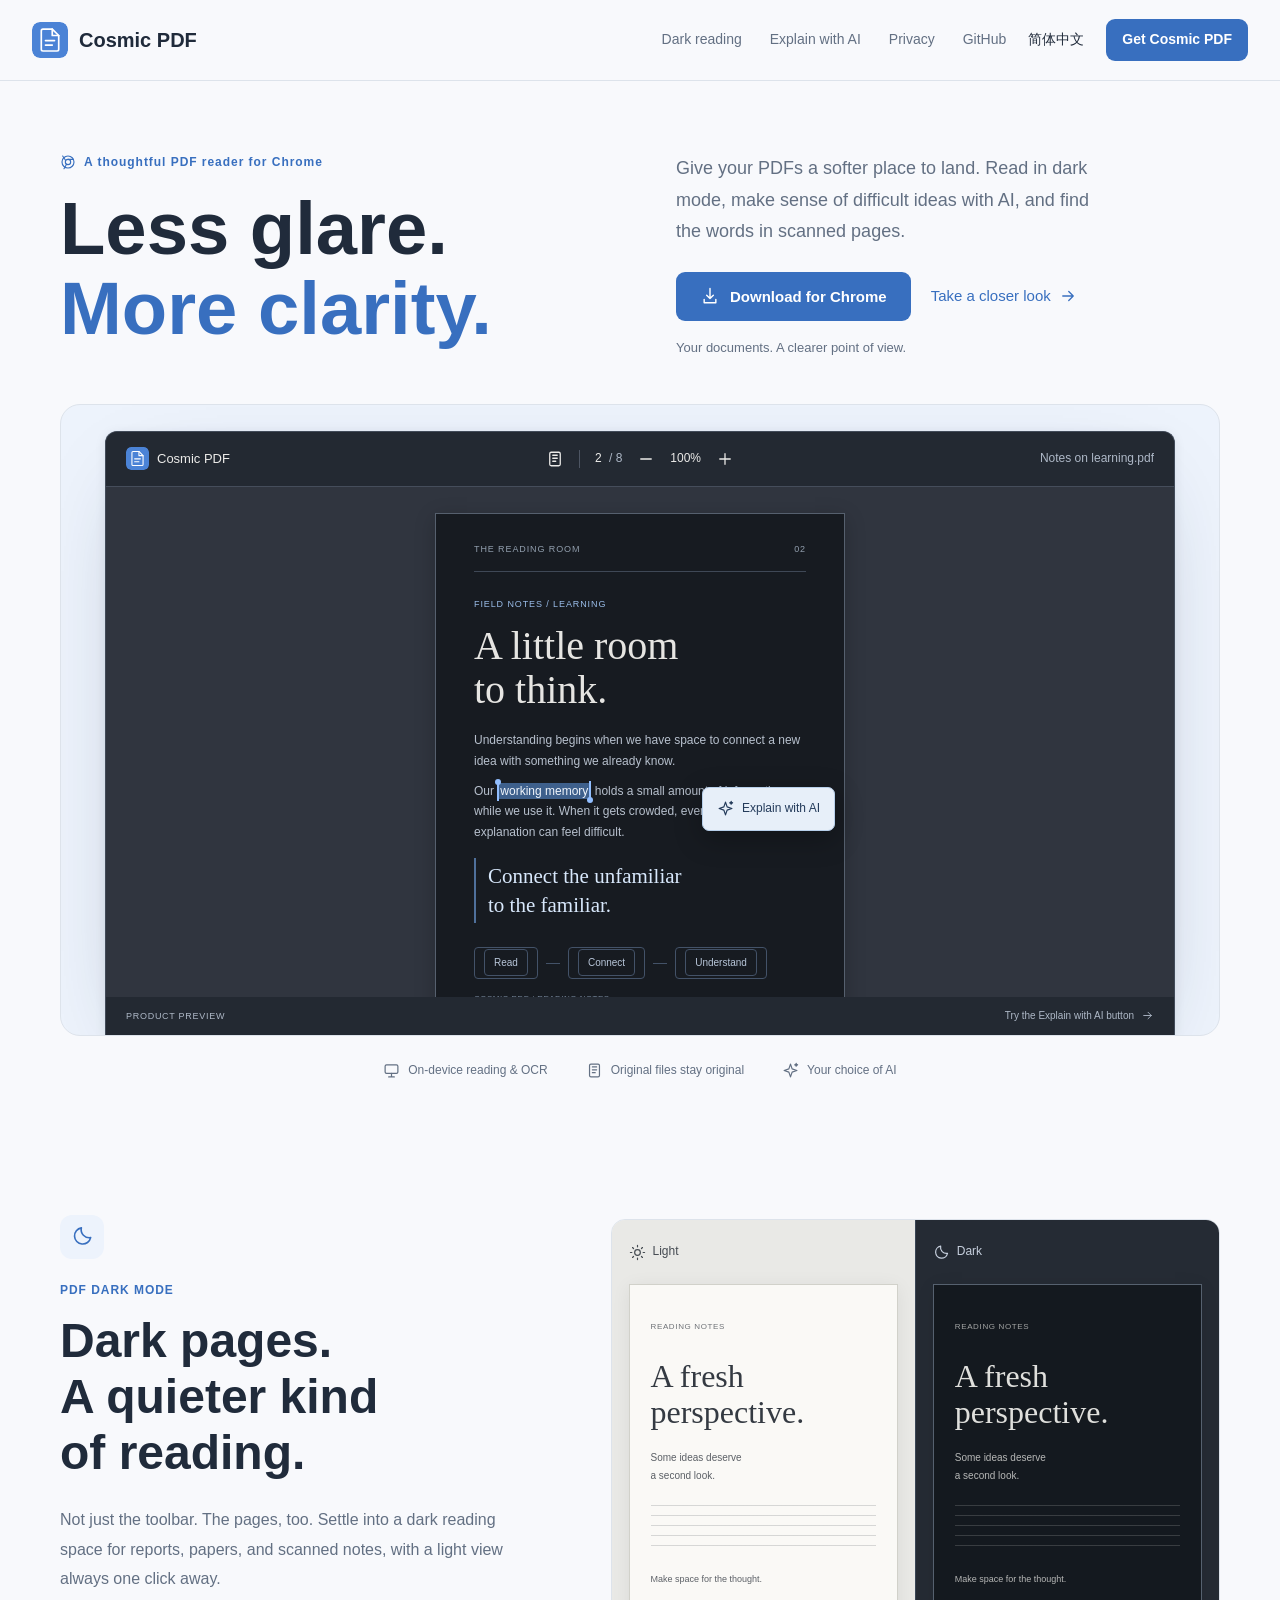
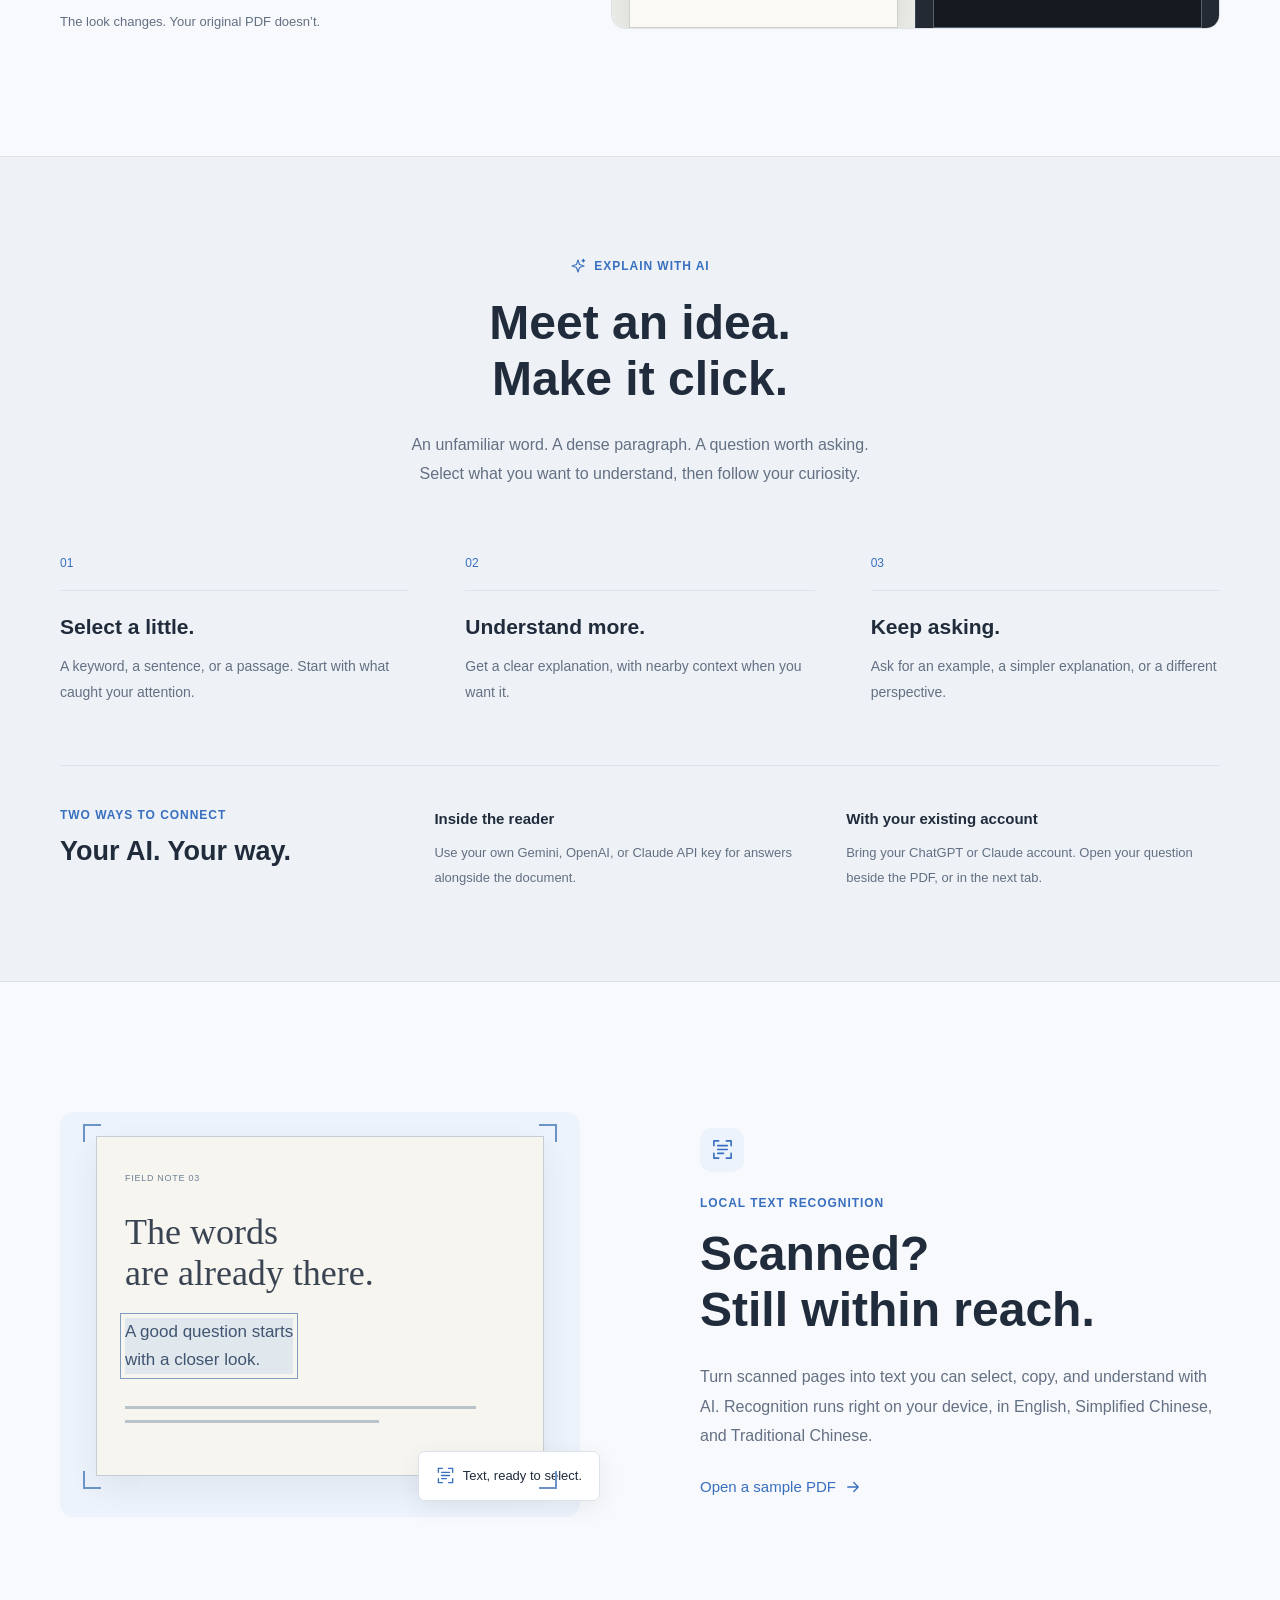
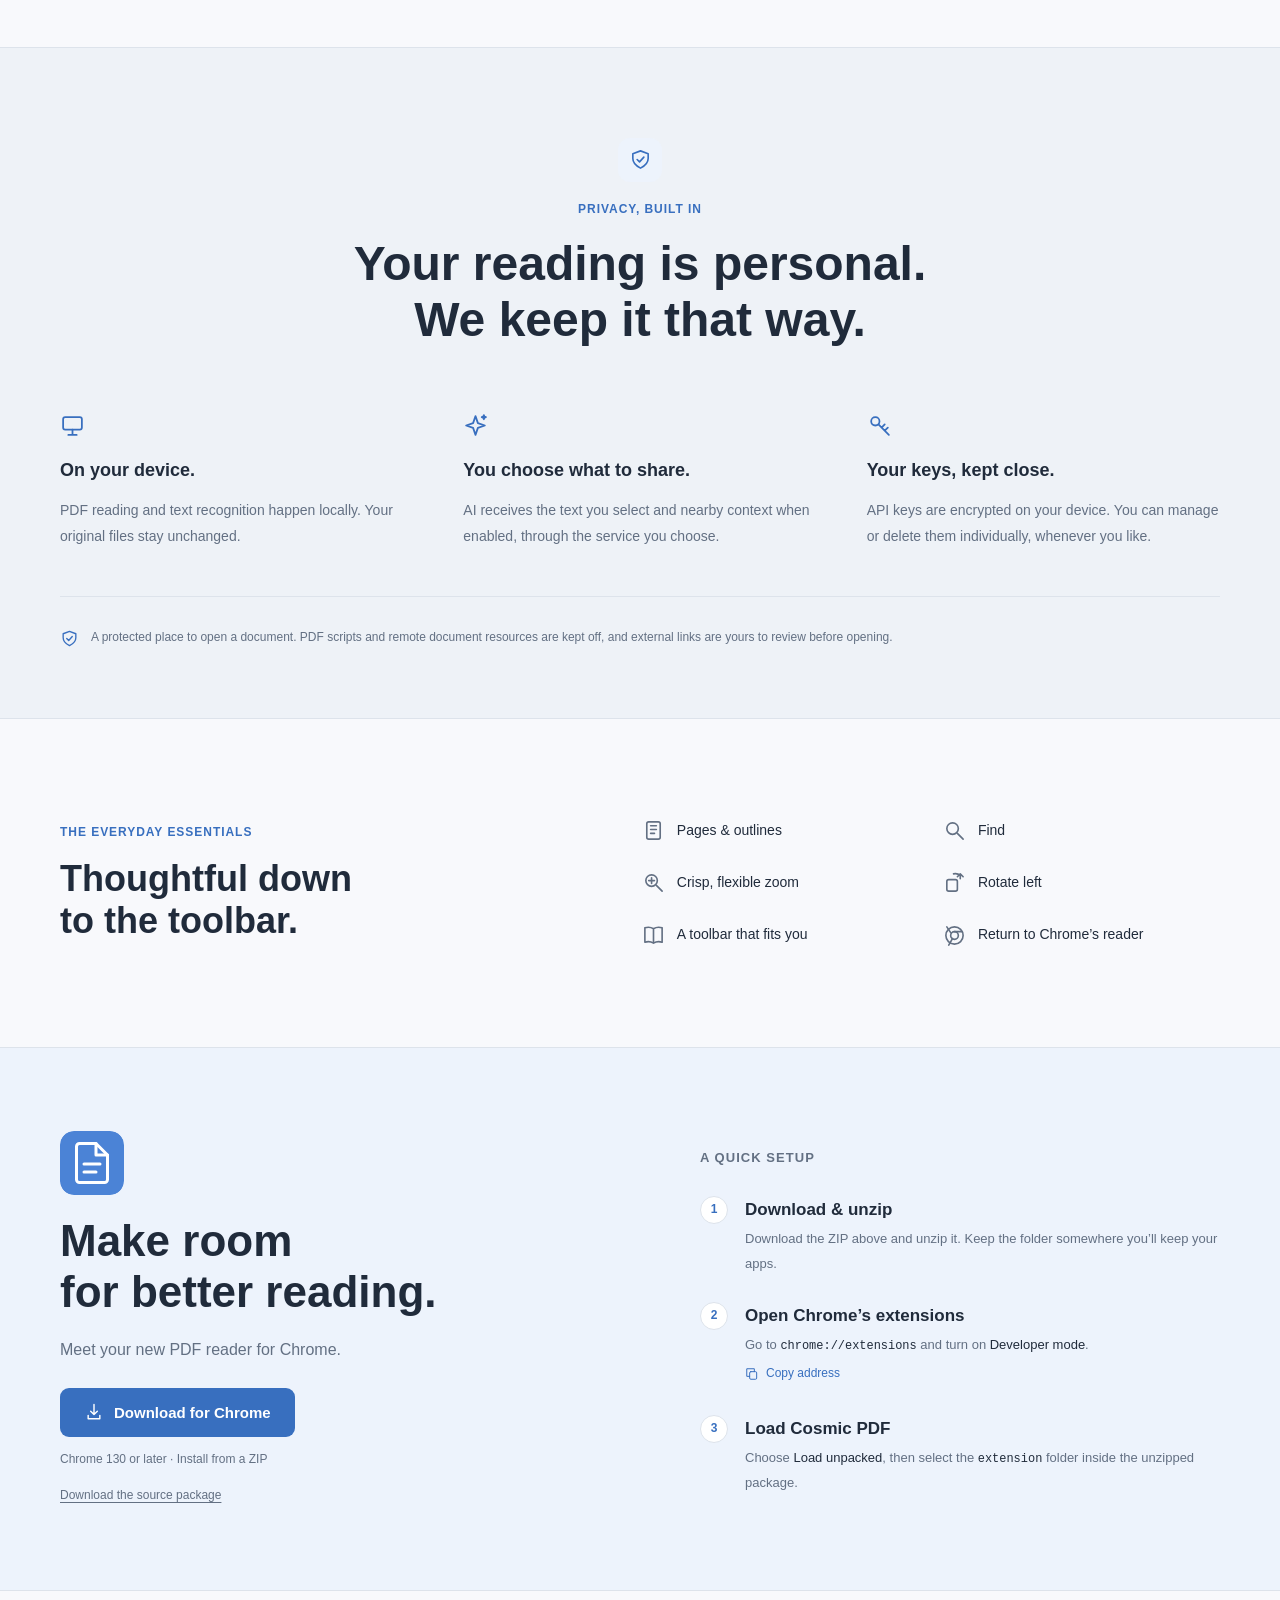
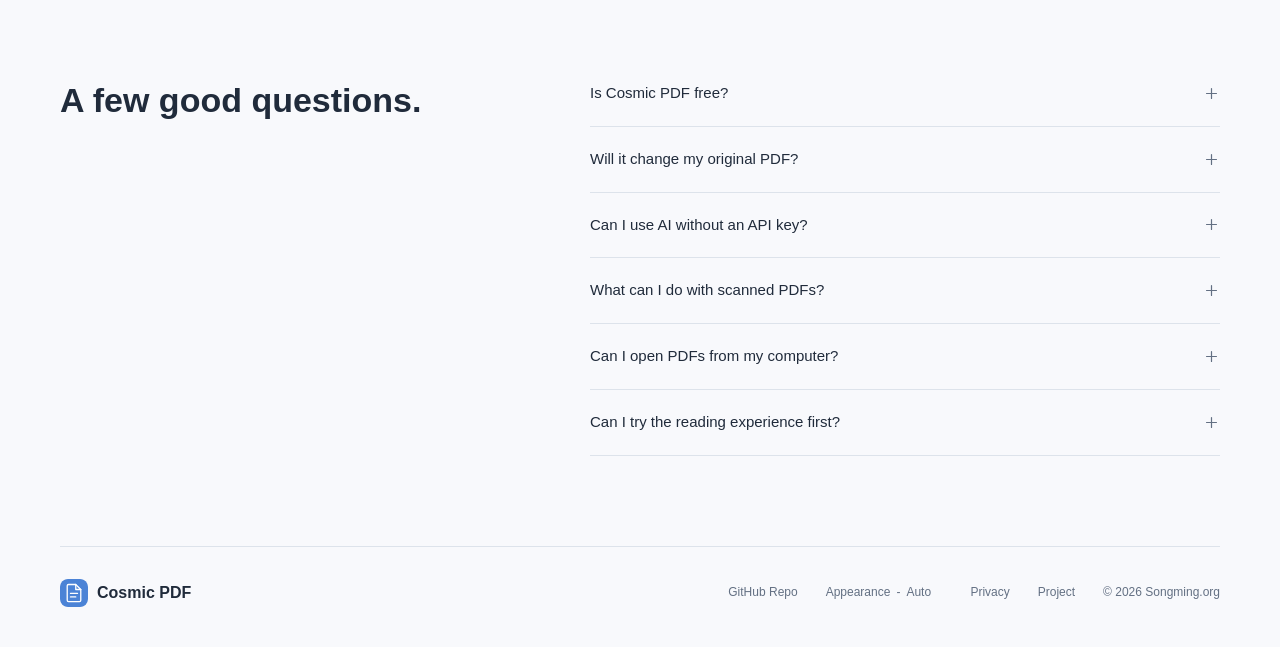
<file: index.html>
<!doctype html>
<html lang="en" data-language="en">
<head>
  <meta charset="utf-8">
  <meta name="viewport" content="width=device-width, initial-scale=1">
  <meta name="color-scheme" content="light dark">
  <meta name="description" content="Read PDFs in beautifully dark mode. Understand a word or a whole passage with Explain with AI. Local OCR, thoughtful tools, and privacy built in.">
  <meta name="theme-color" content="#f8f9fc" media="(prefers-color-scheme: light)">
  <meta name="theme-color" content="#13171e" media="(prefers-color-scheme: dark)">
  <meta property="og:type" content="website">
  <meta property="og:title" content="Cosmic PDF — Less glare. More clarity.">
  <meta property="og:description" content="A calmer PDF reader for Chrome. Dark reading, AI explanations, and local text recognition.">
  <meta property="og:url" content="https://pdf.songming.org/">
  <meta property="og:image" content="https://pdf.songming.org/assets/social.png">
  <meta name="twitter:card" content="summary_large_image">
  <meta http-equiv="Content-Security-Policy" content="default-src 'self'; script-src 'self'; style-src 'self'; img-src 'self' data:; font-src 'self'; connect-src 'none'; object-src 'none'; base-uri 'none'; form-action 'none'">
  <link rel="canonical" href="https://pdf.songming.org/">
  <link rel="icon" href="assets/logo.svg" type="image/svg+xml">
  <script src="redirect.js"></script>
  <script src="boot.js"></script>
  <link rel="stylesheet" href="styles.css">
  <script src="site.js" defer></script>
  <title>Cosmic PDF — Less glare. More clarity.</title>
</head>
<body>
<a class="skip-link" href="#main"><span data-lang="en">Skip to content</span><span data-lang="zh">跳转至正文</span></a>
<header class="site-header">
 <div class="nav-wrap">
  <a class="brand" href="#" aria-label="Cosmic PDF home"><img src="assets/logo.svg" alt="" width="36" height="36"><span>Cosmic PDF</span></a>
  <nav class="main-nav" aria-label="Main navigation"><a href="#dark-mode"><span data-lang="en">Dark reading</span><span data-lang="zh">深色阅读</span></a><a href="#ai"><span data-lang="en">Explain with AI</span><span data-lang="zh">AI 解释</span></a><a href="#privacy"><span data-lang="en">Privacy</span><span data-lang="zh">隐私</span></a></nav>
  <div class="nav-actions"><a class="github-link" href="https://github.com/sd800/cosmic-pdf" aria-label="Cosmic PDF on GitHub" title="GitHub">GitHub</a><button class="language-button" type="button" data-language-toggle aria-label="Switch to Simplified Chinese"><span data-lang="en">简体中文</span><span data-lang="zh">English</span></button><a class="button button-small" href="#download"><span data-lang="en">Get Cosmic PDF</span><span data-lang="zh">获取 Cosmic PDF</span><svg class="compact-download-icon" viewBox="0 0 24 24" fill="none" stroke="currentColor" stroke-width="1.7" stroke-linecap="round" stroke-linejoin="round" aria-hidden="true"><path d="M12 3v12m-4-4 4 4 4-4M5 17v4h14v-4"/></svg></a></div>
 </div>
</header>
<main id="main">
 <section class="hero section-wrap" aria-labelledby="hero-title">
  <div class="hero-intro">
   <div><p class="eyebrow"><svg class="icon " viewBox="0 0 24 24" fill="none" stroke="currentColor" stroke-width="1.7" stroke-linecap="round" stroke-linejoin="round" aria-hidden="true"><circle cx="12" cy="12" r="9"/><circle cx="12" cy="12" r="4"/><path d="M12 8h8m-10 7-4 7m2-13L4 3"/></svg><span data-lang="en">A thoughtful PDF reader for Chrome</span><span data-lang="zh">为 Chrome 打造的用心之作</span></p>
    <h1 id="hero-title"><span data-lang="en">Less glare.<br><span class="accent-word">More clarity.</span></span><span data-lang="zh">少一点刺眼，<br><span class="accent-word">多一分明白。</span></span></h1>
   </div>
   <div class="hero-summary"><p><span data-lang="en">Give your PDFs a softer place to land. Read in dark mode, make sense of difficult ideas with AI, and find the words in scanned pages.</span><span data-lang="zh">让每一份 PDF，都有更舒适的阅读方式。深色模式减轻刺眼感，AI 帮你理解难点，OCR 让扫描件里的文字也触手可及。</span></p>
    <div class="hero-actions"><a class="button" href="#download"><svg class="icon " viewBox="0 0 24 24" fill="none" stroke="currentColor" stroke-width="1.7" stroke-linecap="round" stroke-linejoin="round" aria-hidden="true"><path d="M12 3v12m-4-4 4 4 4-4M5 16v4h14v-4"/></svg><span data-lang="en">Download for Chrome</span><span data-lang="zh">下载 Chrome 扩展</span></a><a class="text-link" href="#reader-preview"><span data-lang="en">Take a closer look</span><span data-lang="zh">看看阅读体验</span><svg class="icon " viewBox="0 0 24 24" fill="none" stroke="currentColor" stroke-width="1.7" stroke-linecap="round" stroke-linejoin="round" aria-hidden="true"><path d="M5 12h14m-6-6 6 6-6 6"/></svg></a></div>
    <p class="hero-note"><span data-lang="en">Your documents. A clearer point of view.</span><span data-lang="zh">你的文档，换一种更清晰的读法。</span></p>
   </div>
  </div>
  <div class="reader-stage" id="reader-preview">
   <div class="reader-window" role="group" aria-label="Interactive product illustration">
    <div class="reader-toolbar">
     <div class="reader-identity"><img src="assets/logo.svg" width="23" height="23" alt=""><span>Cosmic PDF</span></div>
     <div class="reader-tools" aria-hidden="true"><svg class="icon " viewBox="0 0 24 24" fill="none" stroke="currentColor" stroke-width="1.7" stroke-linecap="round" stroke-linejoin="round" aria-hidden="true"><rect x="5" y="3" width="14" height="18" rx="2"/><path d="M9 7h6M9 11h6M9 15h4"/></svg><span class="toolbar-divider"></span><span class="page-count">2 <span>/ 8</span></span><svg class="icon " viewBox="0 0 24 24" fill="none" stroke="currentColor" stroke-width="1.7" stroke-linecap="round" stroke-linejoin="round" aria-hidden="true"><path d="M5 12h14"/></svg><span class="zoom-value">100%</span><svg class="icon " viewBox="0 0 24 24" fill="none" stroke="currentColor" stroke-width="1.7" stroke-linecap="round" stroke-linejoin="round" aria-hidden="true"><path d="M5 12h14m-7-7v14"/></svg></div>
     <div class="reader-filename"><span data-lang="en">Notes on learning.pdf</span><span data-lang="zh">关于学习的笔记.pdf</span></div>
    </div>
    <div class="reader-body">
     <div class="paper dark-paper">
      <div class="paper-topline"><span>THE READING ROOM</span><span>02</span></div>
      <p class="paper-kicker">FIELD NOTES / LEARNING</p>
      <h2><span data-lang="en">A little room<br>to think.</span><span data-lang="zh">给思考<br>留一点空间。</span></h2>
      <p><span data-lang="en">Understanding begins when we have space to connect a new idea with something we already know.</span><span data-lang="zh">理解，始于把一个新想法与已有的知识联系起来。</span></p>
      <p><span data-lang="en">Our <mark><span class="selection-handle start"></span>working memory<span class="selection-handle end"></span></mark> holds a small amount of information while we use it. When it gets crowded, even a simple explanation can feel difficult.</span><span data-lang="zh">我们的<mark><span class="selection-handle start"></span>工作记忆<span class="selection-handle end"></span></mark>会暂时保存正在使用的少量信息。当它变得拥挤，即使简单的解释也可能难以理解。</span></p>
      <div class="selected-passage"><span data-lang="en">Connect the unfamiliar<br>to the familiar.</span><span data-lang="zh">把陌生的概念，<br>与熟悉的事物联系起来。</span></div>
      <div class="paper-diagram"><span><span data-lang="en">Read</span><span data-lang="zh">阅读</span></span><i></i><span><span data-lang="en">Connect</span><span data-lang="zh">关联</span></span><i></i><span><span data-lang="en">Understand</span><span data-lang="zh">理解</span></span></div>
      <span class="paper-footer">COSMIC PDF / READING NOTES</span>
     </div>
     <button class="explain-trigger" id="explain-preview" type="button" aria-expanded="false" aria-controls="explanation-preview"><svg class="icon " viewBox="0 0 24 24" fill="none" stroke="currentColor" stroke-width="1.7" stroke-linecap="round" stroke-linejoin="round" aria-hidden="true"><path d="m12 3 2.3 6.7L21 12l-6.7 2.3L12 21l-2.3-6.7L3 12l6.7-2.3L12 3Z"/><path d="m20 2 .6 1.4L22 4l-1.4.6L20 6l-.6-1.4L18 4l1.4-.6L20 2Z"/></svg><span data-lang="en">Explain with AI</span><span data-lang="zh">用 AI 解释</span></button>
     <aside class="explanation-preview" id="explanation-preview" hidden aria-labelledby="example-heading">
      <div class="explanation-top"><span><svg class="icon " viewBox="0 0 24 24" fill="none" stroke="currentColor" stroke-width="1.7" stroke-linecap="round" stroke-linejoin="round" aria-hidden="true"><path d="m12 3 2.3 6.7L21 12l-6.7 2.3L12 21l-2.3-6.7L3 12l6.7-2.3L12 3Z"/><path d="m20 2 .6 1.4L22 4l-1.4.6L20 6l-.6-1.4L18 4l1.4-.6L20 2Z"/></svg><span data-lang="en">Explain with AI</span><span data-lang="zh">AI 解释</span></span><button id="close-explanation" class="icon-button" type="button" aria-label="Close example explanation"><svg class="icon " viewBox="0 0 24 24" fill="none" stroke="currentColor" stroke-width="1.7" stroke-linecap="round" stroke-linejoin="round" aria-hidden="true"><path d="m6 6 12 12M6 18 18 6"/></svg></button></div>
      <p class="example-label"><span data-lang="en">Example explanation</span><span data-lang="zh">解释示例</span></p>
      <h3 id="example-heading"><span data-lang="en">Working memory</span><span data-lang="zh">工作记忆</span></h3>
      <div class="answer-initial"><p><span data-lang="en">Think of working memory as a small desk in your mind. It holds the information you are using right now.</span><span data-lang="zh">可以把工作记忆想象成脑海里的一张小书桌，上面放着你此刻正在使用的信息。</span></p><p><span data-lang="en">A familiar example makes a new idea easier to grasp because you don’t have to keep every detail on that desk at once.</span><span data-lang="zh">熟悉的例子能让新概念更容易理解，因为你不必同时把所有细节都放在这张书桌上。</span></p></div>
      <div class="answer-followup" hidden><p><span data-lang="en">Imagine following a recipe. Working memory helps you remember the next instruction while you measure an ingredient.</span><span data-lang="zh">想象一下照着食谱做菜：当你量取食材时，工作记忆帮你暂时记住下一步的操作。</span></p><p><span data-lang="en">Grouping the steps gives that little desk more room.</span><span data-lang="zh">把步骤分组，就能给这张小书桌腾出更多空间。</span></p></div>
      <button class="followup-button" id="example-followup" type="button"><span data-lang="en">Show me an everyday example</span><span data-lang="zh">换一个日常生活中的例子</span><svg class="icon " viewBox="0 0 24 24" fill="none" stroke="currentColor" stroke-width="1.7" stroke-linecap="round" stroke-linejoin="round" aria-hidden="true"><path d="M5 12h14m-6-6 6 6-6 6"/></svg></button>
     </aside>
    </div>
    <div class="reader-bottom"><span class="preview-label"><span data-lang="en">PRODUCT PREVIEW</span><span data-lang="zh">产品体验预览</span></span><span><span data-lang="en">Try the Explain with AI button</span><span data-lang="zh">点击「用 AI 解释」看看</span><svg class="icon " viewBox="0 0 24 24" fill="none" stroke="currentColor" stroke-width="1.7" stroke-linecap="round" stroke-linejoin="round" aria-hidden="true"><path d="M5 12h14m-6-6 6 6-6 6"/></svg></span></div>
   </div>
  </div>
  <div class="hero-assurances"><span><svg class="icon " viewBox="0 0 24 24" fill="none" stroke="currentColor" stroke-width="1.7" stroke-linecap="round" stroke-linejoin="round" aria-hidden="true"><rect x="3" y="4" width="18" height="12" rx="2"/><path d="M8 21h8m-4-5v5"/></svg><span data-lang="en">On-device reading & OCR</span><span data-lang="zh">本地阅读与文字识别</span></span><span><svg class="icon " viewBox="0 0 24 24" fill="none" stroke="currentColor" stroke-width="1.7" stroke-linecap="round" stroke-linejoin="round" aria-hidden="true"><rect x="5" y="3" width="14" height="18" rx="2"/><path d="M9 7h6M9 11h6M9 15h4"/></svg><span data-lang="en">Original files stay original</span><span data-lang="zh">原始文档保持原样</span></span><span><svg class="icon " viewBox="0 0 24 24" fill="none" stroke="currentColor" stroke-width="1.7" stroke-linecap="round" stroke-linejoin="round" aria-hidden="true"><path d="m12 3 2.3 6.7L21 12l-6.7 2.3L12 21l-2.3-6.7L3 12l6.7-2.3L12 3Z"/><path d="m20 2 .6 1.4L22 4l-1.4.6L20 6l-.6-1.4L18 4l1.4-.6L20 2Z"/></svg><span data-lang="en">Your choice of AI</span><span data-lang="zh">AI 服务，由你选择</span></span></div>
 </section>
 <section class="feature-section section-wrap" id="dark-mode" aria-labelledby="dark-title">
  <div class="feature-copy"><span class="feature-icon"><svg class="icon " viewBox="0 0 24 24" fill="none" stroke="currentColor" stroke-width="1.7" stroke-linecap="round" stroke-linejoin="round" aria-hidden="true"><path d="M20.5 13.2A8.5 8.5 0 0 1 10.8 3a8.5 8.5 0 1 0 9.7 10.2Z"/></svg></span><p class="eyebrow"><span data-lang="en">PDF DARK MODE</span><span data-lang="zh">PDF 深色模式</span></p><h2 id="dark-title"><span data-lang="en">Dark pages.<br>A quieter kind<br>of reading.</span><span data-lang="zh">让纸张暗下来，<br>让阅读静下来。</span></h2><p><span data-lang="en">Not just the toolbar. The pages, too. Settle into a dark reading space for reports, papers, and scanned notes, with a light view always one click away.</span><span data-lang="zh">不只是工具栏，文档页面也可以变暗。报告、论文、扫描笔记，都能融入舒适的深色阅读空间；想回到浅色时，轻点一下即可。</span></p><p class="small-note"><span data-lang="en">The look changes. Your original PDF doesn’t.</span><span data-lang="zh">改变的是阅读外观，不是你的原始 PDF。</span></p></div>
  <div class="comparison" aria-label="Light and dark PDF appearance comparison">
   <div class="comparison-half comparison-light"><span class="comparison-label"><svg class="icon " viewBox="0 0 24 24" fill="none" stroke="currentColor" stroke-width="1.7" stroke-linecap="round" stroke-linejoin="round" aria-hidden="true"><circle cx="12" cy="12" r="4"/><path d="M12 2v2m0 16v2M2 12h2m16 0h2M5 5l1.4 1.4m11.2 11.2L19 19M5 19l1.4-1.4M17.6 6.4 19 5"/></svg><span data-lang="en">Light</span><span data-lang="zh">浅色</span></span><div class="mini-paper"><span>READING NOTES</span><h3>A fresh<br>perspective.</h3><p>Some ideas deserve<br>a second look.</p><div class="mini-lines"></div><p class="mini-bottom">Make space for the thought.</p></div></div>
   <div class="comparison-half comparison-dark"><span class="comparison-label"><svg class="icon " viewBox="0 0 24 24" fill="none" stroke="currentColor" stroke-width="1.7" stroke-linecap="round" stroke-linejoin="round" aria-hidden="true"><path d="M20.5 13.2A8.5 8.5 0 0 1 10.8 3a8.5 8.5 0 1 0 9.7 10.2Z"/></svg><span data-lang="en">Dark</span><span data-lang="zh">深色</span></span><div class="mini-paper"><span>READING NOTES</span><h3>A fresh<br>perspective.</h3><p>Some ideas deserve<br>a second look.</p><div class="mini-lines"></div><p class="mini-bottom">Make space for the thought.</p></div></div>
  </div>
 </section>
 <section class="ai-section" id="ai" aria-labelledby="ai-title"><div class="section-wrap">
  <div class="section-heading"><p class="eyebrow"><svg class="icon " viewBox="0 0 24 24" fill="none" stroke="currentColor" stroke-width="1.7" stroke-linecap="round" stroke-linejoin="round" aria-hidden="true"><path d="m12 3 2.3 6.7L21 12l-6.7 2.3L12 21l-2.3-6.7L3 12l6.7-2.3L12 3Z"/><path d="m20 2 .6 1.4L22 4l-1.4.6L20 6l-.6-1.4L18 4l1.4-.6L20 2Z"/></svg><span data-lang="en">EXPLAIN WITH AI</span><span data-lang="zh">EXPLAIN WITH AI</span></p><h2 id="ai-title"><span data-lang="en">Meet an idea.<br>Make it click.</span><span data-lang="zh">遇到一个新概念，<br>读懂它。</span></h2><p><span data-lang="en">An unfamiliar word. A dense paragraph. A question worth asking.<br>Select what you want to understand, then follow your curiosity.</span><span data-lang="zh">一个陌生的词，一段难懂的文字，或一个值得追问的问题。<br>选中想理解的内容，让好奇心继续往前走。</span></p></div>
  <div class="ai-steps"><div><span class="step-number">01</span><h3><span data-lang="en">Select a little.</span><span data-lang="zh">选中一点。</span></h3><p><span data-lang="en">A keyword, a sentence, or a passage. Start with what caught your attention.</span><span data-lang="zh">关键词、句子或段落，从你在意的地方开始。</span></p></div><div><span class="step-number">02</span><h3><span data-lang="en">Understand more.</span><span data-lang="zh">理解更多。</span></h3><p><span data-lang="en">Get a clear explanation, with nearby context when you want it.</span><span data-lang="zh">获得清晰的解释，也可以附带附近段落作为上下文。</span></p></div><div><span class="step-number">03</span><h3><span data-lang="en">Keep asking.</span><span data-lang="zh">继续追问。</span></h3><p><span data-lang="en">Ask for an example, a simpler explanation, or a different perspective.</span><span data-lang="zh">要一个例子、换一种简单的说法，或从另一个角度理解。</span></p></div></div>
  <div class="ai-choice"><div><p class="eyebrow"><span data-lang="en">TWO WAYS TO CONNECT</span><span data-lang="zh">两种连接方式</span></p><h3><span data-lang="en">Your AI. Your way.</span><span data-lang="zh">你的 AI，你的方式。</span></h3></div><div class="connection"><span class="connection-title"><span data-lang="en">Inside the reader</span><span data-lang="zh">就在阅读器里</span></span><p><span data-lang="en">Use your own Gemini, OpenAI, or Claude API key for answers alongside the document.</span><span data-lang="zh">使用自己的 Gemini、OpenAI 或 Claude API 密钥，在文档旁直接查看回答。</span></p></div><div class="connection"><span class="connection-title"><span data-lang="en">With your existing account</span><span data-lang="zh">沿用已有账号</span></span><p><span data-lang="en">Bring your ChatGPT or Claude account. Open your question beside the PDF, or in the next tab.</span><span data-lang="zh">使用已有的 ChatGPT 或 Claude 账号，在 PDF 旁或相邻标签页打开问题。</span></p></div></div>
 </div></section>
 <section class="ocr-section section-wrap" aria-labelledby="ocr-title">
  <div class="scan-illustration" aria-hidden="true"><div class="scan-sheet"><span>FIELD NOTE 03</span><h3>The words<br>are already there.</h3><p class="scan-text">A good question starts<br>with a closer look.</p><div class="scan-line"></div><div class="scan-line short"></div></div><div class="ocr-tag"><svg class="icon " viewBox="0 0 24 24" fill="none" stroke="currentColor" stroke-width="1.7" stroke-linecap="round" stroke-linejoin="round" aria-hidden="true"><path d="M8 3H3v5m13-5h5v5M3 16v5h5m8 0h5v-5M7 8h10M7 12h10M7 16h6"/></svg><span data-lang="en">Text, ready to select.</span><span data-lang="zh">文字，随手可选。</span></div><span class="scan-corner a"></span><span class="scan-corner b"></span><span class="scan-corner c"></span><span class="scan-corner d"></span></div>
  <div class="feature-copy"><span class="feature-icon"><svg class="icon " viewBox="0 0 24 24" fill="none" stroke="currentColor" stroke-width="1.7" stroke-linecap="round" stroke-linejoin="round" aria-hidden="true"><path d="M8 3H3v5m13-5h5v5M3 16v5h5m8 0h5v-5M7 8h10M7 12h10M7 16h6"/></svg></span><p class="eyebrow"><span data-lang="en">LOCAL TEXT RECOGNITION</span><span data-lang="zh">本地文字识别</span></p><h2 id="ocr-title"><span data-lang="en">Scanned?<br>Still within reach.</span><span data-lang="zh">扫描件里的文字，<br>也触手可及。</span></h2><p><span data-lang="en">Turn scanned pages into text you can select, copy, and understand with AI. Recognition runs right on your device, in English, Simplified Chinese, and Traditional Chinese.</span><span data-lang="zh">让扫描件里的文字也能选中、复制，并交给 AI 解释。识别在你的设备上完成，支持英文、简体中文和繁体中文。</span></p><a class="text-link" href="assets/reading-notes.pdf" type="application/pdf" target="_blank" rel="noopener"><span data-lang="en">Open a sample PDF</span><span data-lang="zh">打开一份示例 PDF</span><svg class="icon " viewBox="0 0 24 24" fill="none" stroke="currentColor" stroke-width="1.7" stroke-linecap="round" stroke-linejoin="round" aria-hidden="true"><path d="M5 12h14m-6-6 6 6-6 6"/></svg></a></div>
 </section>
 <section class="privacy-section" id="privacy" aria-labelledby="privacy-title"><div class="section-wrap">
  <div class="section-heading"><span class="feature-icon"><svg class="icon " viewBox="0 0 24 24" fill="none" stroke="currentColor" stroke-width="1.7" stroke-linecap="round" stroke-linejoin="round" aria-hidden="true"><path d="m12 3 8 3v5c0 5-4 8-8 10-4-2-8-5-8-10V6l8-3Z"/><path d="m8.5 12 2.5 2.5 4.5-5"/></svg></span><p class="eyebrow"><span data-lang="en">PRIVACY, BUILT IN</span><span data-lang="zh">隐私，融入设计之中</span></p><h2 id="privacy-title"><span data-lang="en">Your reading is personal.<br>We keep it that way.</span><span data-lang="zh">阅读是你的私人空间，<br>我们用心守护。</span></h2></div>
  <div class="privacy-grid"><article><svg class="icon " viewBox="0 0 24 24" fill="none" stroke="currentColor" stroke-width="1.7" stroke-linecap="round" stroke-linejoin="round" aria-hidden="true"><rect x="3" y="4" width="18" height="12" rx="2"/><path d="M8 21h8m-4-5v5"/></svg><h3><span data-lang="en">On your device.</span><span data-lang="zh">在你的设备上。</span></h3><p><span data-lang="en">PDF reading and text recognition happen locally. Your original files stay unchanged.</span><span data-lang="zh">PDF 阅读和文字识别在本地完成，原始文件保持原样。</span></p></article><article><svg class="icon " viewBox="0 0 24 24" fill="none" stroke="currentColor" stroke-width="1.7" stroke-linecap="round" stroke-linejoin="round" aria-hidden="true"><path d="m12 3 2.3 6.7L21 12l-6.7 2.3L12 21l-2.3-6.7L3 12l6.7-2.3L12 3Z"/><path d="m20 2 .6 1.4L22 4l-1.4.6L20 6l-.6-1.4L18 4l1.4-.6L20 2Z"/></svg><h3><span data-lang="en">You choose what to share.</span><span data-lang="zh">分享什么，由你掌控。</span></h3><p><span data-lang="en">AI receives the text you select and nearby context when enabled, through the service you choose.</span><span data-lang="zh">AI 通过你选择的服务接收选中文字，以及开启时附带的附近上下文。</span></p></article><article><svg class="icon " viewBox="0 0 24 24" fill="none" stroke="currentColor" stroke-width="1.7" stroke-linecap="round" stroke-linejoin="round" aria-hidden="true"><circle cx="8" cy="8" r="4"/><path d="m11 11 10 10m-4-4 3-3m-6 0 3-3"/></svg><h3><span data-lang="en">Your keys, kept close.</span><span data-lang="zh">你的密钥，留在身边。</span></h3><p><span data-lang="en">API keys are encrypted on your device. You can manage or delete them individually, whenever you like.</span><span data-lang="zh">API 密钥加密保存在你的设备上，随时可以逐项管理或删除。</span></p></article></div>
  <div class="safety-note"><svg class="icon " viewBox="0 0 24 24" fill="none" stroke="currentColor" stroke-width="1.7" stroke-linecap="round" stroke-linejoin="round" aria-hidden="true"><path d="m12 3 8 3v5c0 5-4 8-8 10-4-2-8-5-8-10V6l8-3Z"/><path d="m8.5 12 2.5 2.5 4.5-5"/></svg><p><span data-lang="en">A protected place to open a document. PDF scripts and remote document resources are kept off, and external links are yours to review before opening.</span><span data-lang="zh">安心打开每一份文档。PDF 脚本和远程文档资源保持关闭，外部链接则由你确认后再打开。</span></p></div>
 </div></section>
 <section class="tools-section section-wrap"><div><p class="eyebrow"><span data-lang="en">THE EVERYDAY ESSENTIALS</span><span data-lang="zh">日常阅读，样样顺手</span></p><h2><span data-lang="en">Thoughtful down<br>to the toolbar.</span><span data-lang="zh">工具顺手，<br>阅读顺心。</span></h2></div><div class="tool-list"><span><svg class="icon " viewBox="0 0 24 24" fill="none" stroke="currentColor" stroke-width="1.7" stroke-linecap="round" stroke-linejoin="round" aria-hidden="true"><rect x="5" y="3" width="14" height="18" rx="2"/><path d="M9 7h6M9 11h6M9 15h4"/></svg><span data-lang="en">Pages & outlines</span><span data-lang="zh">页面与目录</span></span><span><svg class="icon " viewBox="0 0 24 24" fill="none" stroke="currentColor" stroke-width="1.7" stroke-linecap="round" stroke-linejoin="round" aria-hidden="true"><circle cx="10" cy="10" r="6"/><path d="m15 15 6 6"/></svg><span data-lang="en">Find</span><span data-lang="zh">查找</span></span><span><svg class="icon " viewBox="0 0 24 24" fill="none" stroke="currentColor" stroke-width="1.7" stroke-linecap="round" stroke-linejoin="round" aria-hidden="true"><circle cx="10" cy="10" r="6"/><path d="m15 15 6 6M7 10h6m-3-3v6"/></svg><span data-lang="en">Crisp, flexible zoom</span><span data-lang="zh">清晰、灵活的缩放</span></span><span><svg class="icon " viewBox="0 0 24 24" fill="none" stroke="currentColor" stroke-width="1.7" stroke-linecap="round" stroke-linejoin="round" aria-hidden="true"><path d="M18 8V3l-3 3m3-3 3 3M18 5a7 7 0 0 0-7-2"/><rect x="4" y="9" width="11" height="12" rx="2"/></svg><span data-lang="en">Rotate left</span><span data-lang="zh">向左旋转</span></span><span><svg class="icon " viewBox="0 0 24 24" fill="none" stroke="currentColor" stroke-width="1.7" stroke-linecap="round" stroke-linejoin="round" aria-hidden="true"><path d="M12 5c-3-2-6-2-9-1v15c3-1 6-1 9 1 3-2 6-2 9-1V4c-3-1-6-1-9 1Zm0 0v15"/></svg><span data-lang="en">A toolbar that fits you</span><span data-lang="zh">按需定制工具栏</span></span><span><svg class="icon " viewBox="0 0 24 24" fill="none" stroke="currentColor" stroke-width="1.7" stroke-linecap="round" stroke-linejoin="round" aria-hidden="true"><circle cx="12" cy="12" r="9"/><circle cx="12" cy="12" r="4"/><path d="M12 8h8m-10 7-4 7m2-13L4 3"/></svg><span data-lang="en">Return to Chrome’s reader</span><span data-lang="zh">切回 Chrome 阅读器</span></span></div></section>
 <section class="download-section" id="download" aria-labelledby="download-title"><div class="section-wrap">
  <div class="download-intro"><img src="assets/logo.svg" width="64" height="64" alt=""><h2 id="download-title"><span data-lang="en">Make room<br>for better reading.</span><span data-lang="zh">让更好的阅读，<br>从这里开始。</span></h2><p><span data-lang="en">Meet your new PDF reader for Chrome.</span><span data-lang="zh">认识你的新 Chrome PDF 阅读器。</span></p><a class="button" href="https://cpdf.songming.org/downloads/cosmic-pdf.zip" data-download-link><svg class="icon " viewBox="0 0 24 24" fill="none" stroke="currentColor" stroke-width="1.7" stroke-linecap="round" stroke-linejoin="round" aria-hidden="true"><path d="M12 3v12m-4-4 4 4 4-4M5 16v4h14v-4"/></svg><span data-lang="en">Download for Chrome</span><span data-lang="zh">下载 Chrome 扩展</span></a><p class="download-note"><span data-lang="en">Chrome 130 or later · Install from a ZIP</span><span data-lang="zh">适用于 Chrome 130 及以上版本 · ZIP 安装包</span></p><a class="source-link" href="https://cpdf.songming.org/downloads/cosmic-pdf-source.zip"><span data-lang="en">Download the source package</span><span data-lang="zh">下载完整源码包</span></a></div>
  <div class="install-guide"><p class="eyebrow"><span data-lang="en">A QUICK SETUP</span><span data-lang="zh">简单三步，开始阅读</span></p><ol><li><span>1</span><div><h3><span data-lang="en">Download & unzip</span><span data-lang="zh">下载并解压</span></h3><p><span data-lang="en">Download the ZIP above and unzip it. Keep the folder somewhere you’ll keep your apps.</span><span data-lang="zh">下载上方 ZIP 并解压，把文件夹保存在一个固定的位置。</span></p></div></li><li><span>2</span><div><h3><span data-lang="en">Open Chrome’s extensions</span><span data-lang="zh">打开 Chrome 扩展管理</span></h3><p><span data-lang="en">Go to <code>chrome://extensions</code> and turn on <strong>Developer mode</strong>.</span><span data-lang="zh">前往 <code>chrome://extensions</code>，开启<strong>开发者模式</strong>。</span></p><button class="copy-button" id="copy-extensions" type="button"><svg class="icon " viewBox="0 0 24 24" fill="none" stroke="currentColor" stroke-width="1.7" stroke-linecap="round" stroke-linejoin="round" aria-hidden="true"><rect x="8" y="8" width="12" height="13" rx="2"/><path d="M16 8V3H3v13h5"/></svg><span data-lang="en">Copy address</span><span data-lang="zh">复制地址</span></button></div></li><li><span>3</span><div><h3><span data-lang="en">Load Cosmic PDF</span><span data-lang="zh">加载 Cosmic PDF</span></h3><p><span data-lang="en">Choose <strong>Load unpacked</strong>, then select the <code>extension</code> folder inside the unzipped package.</span><span data-lang="zh">点击<strong>加载已解压的扩展程序</strong>，选择解压文件夹中的 <code>extension</code> 文件夹。</span></p></div></li></ol></div>
 </div></section>
 <section class="faq-section section-wrap" aria-labelledby="faq-title"><h2 id="faq-title"><span data-lang="en">A few good questions.</span><span data-lang="zh">你可能想知道。</span></h2><div class="faq-list"><details><summary><span data-lang="en">Is Cosmic PDF free?</span><span data-lang="zh">Cosmic PDF 免费吗？</span><svg class="icon " viewBox="0 0 24 24" fill="none" stroke="currentColor" stroke-width="1.7" stroke-linecap="round" stroke-linejoin="round" aria-hidden="true"><path d="M5 12h14m-7-7v14"/></svg></summary><p><span data-lang="en">Yes. Cosmic PDF is free to use, with no ads or tracking. Reading and OCR happen on your device. For AI explanations, connect your own AI account or API key.</span><span data-lang="zh">是的。Cosmic PDF 免费使用，没有广告，也没有追踪。阅读和 OCR 在你的设备上完成；AI 解释则使用你自己的 AI 账号或 API 密钥。</span></p></details>
<details><summary><span data-lang="en">Will it change my original PDF?</span><span data-lang="zh">会修改我的原始 PDF 吗？</span><svg class="icon " viewBox="0 0 24 24" fill="none" stroke="currentColor" stroke-width="1.7" stroke-linecap="round" stroke-linejoin="round" aria-hidden="true"><path d="M5 12h14m-7-7v14"/></svg></summary><p><span data-lang="en">Your original stays original. Dark appearance, rotation, and recognized text are part of the reading view. Downloading saves the original PDF.</span><span data-lang="zh">原始文件始终保持原样。深色外观、旋转和识别文字只作用于阅读视图，下载时保存的仍是原始 PDF。</span></p></details>
<details><summary><span data-lang="en">Can I use AI without an API key?</span><span data-lang="zh">没有 API 密钥，也能使用 AI 吗？</span><svg class="icon " viewBox="0 0 24 24" fill="none" stroke="currentColor" stroke-width="1.7" stroke-linecap="round" stroke-linejoin="round" aria-hidden="true"><path d="M5 12h14m-7-7v14"/></svg></summary><p><span data-lang="en">Yes. Choose Bring Your Own AI via Subscription to use your existing ChatGPT or Claude website account. Your question opens beside the PDF where supported, or in the next tab. You send it from the AI website.</span><span data-lang="zh">可以。选择「自带 AI（订阅账号）」，使用已有的 ChatGPT 或 Claude 网页账号。支持时在 PDF 旁打开问题，否则打开相邻标签页，再由你在 AI 网站中发送。</span></p></details>
<details><summary><span data-lang="en">What can I do with scanned PDFs?</span><span data-lang="zh">扫描版 PDF 可以怎么用？</span><svg class="icon " viewBox="0 0 24 24" fill="none" stroke="currentColor" stroke-width="1.7" stroke-linecap="round" stroke-linejoin="round" aria-hidden="true"><path d="M5 12h14m-7-7v14"/></svg></summary><p><span data-lang="en">Recognize the text locally, then select and copy it on the page or ask AI to explain it. OCR supports English, Simplified Chinese, Traditional Chinese, and mixed Chinese and English.</span><span data-lang="zh">在本地识别文字后，就能在页面上选中、复制，或请 AI 解释。OCR 支持英文、简体中文、繁体中文以及中英混排。</span></p></details>
<details><summary><span data-lang="en">Can I open PDFs from my computer?</span><span data-lang="zh">可以打开电脑里的 PDF 吗？</span><svg class="icon " viewBox="0 0 24 24" fill="none" stroke="currentColor" stroke-width="1.7" stroke-linecap="round" stroke-linejoin="round" aria-hidden="true"><path d="M5 12h14m-7-7v14"/></svg></summary><p><span data-lang="en">Yes. Choose or drop a PDF in Cosmic PDF. To automatically open local PDF links, enable Allow access to file URLs in Chrome’s extension details.</span><span data-lang="zh">可以。在 Cosmic PDF 中选择或拖入 PDF 即可。若希望自动接管本地 PDF 链接，在 Chrome 扩展详情中开启「允许访问文件网址」。</span></p></details>
<details><summary><span data-lang="en">Can I try the reading experience first?</span><span data-lang="zh">可以先看看阅读体验吗？</span><svg class="icon " viewBox="0 0 24 24" fill="none" stroke="currentColor" stroke-width="1.7" stroke-linecap="round" stroke-linejoin="round" aria-hidden="true"><path d="M5 12h14m-7-7v14"/></svg></summary><p><span data-lang="en">Try the interactive preview above for an example explanation and follow-up. The included sample PDF is ready to explore with Cosmic PDF, with both a native-text page and an image-based page.</span><span data-lang="zh">可以。上方交互预览提供了解释和追问示例。随附的示例 PDF 则包含原生文字和图片页面，安装扩展后即可体验阅读与识别。</span></p></details>
</div></section>
</main>
<footer class="site-footer section-wrap"><a class="brand" href="#"><img src="assets/logo.svg" width="28" height="28" alt=""><span>Cosmic PDF</span></a><div><a href="https://github.com/sd800/cosmic-pdf">GitHub Repo</a><div class="footer-appearance"><span id="appearance-label"><span data-lang="en">Appearance</span><span data-lang="zh">外观</span></span><span aria-hidden="true">-</span><button id="appearance-mode" type="button" aria-labelledby="appearance-label appearance-mode">Auto</button></div><a href="#privacy"><span data-lang="en">Privacy</span><span data-lang="zh">隐私</span></a><a href="https://cpdf.songming.org/"><span data-lang="en">Project</span><span data-lang="zh">项目</span></a><a href="https://songming.org/">© 2026 Songming.org</a></div></footer>
<div id="announcement" class="sr-only" role="status" aria-live="polite"></div>
</body>
</html>
</file>
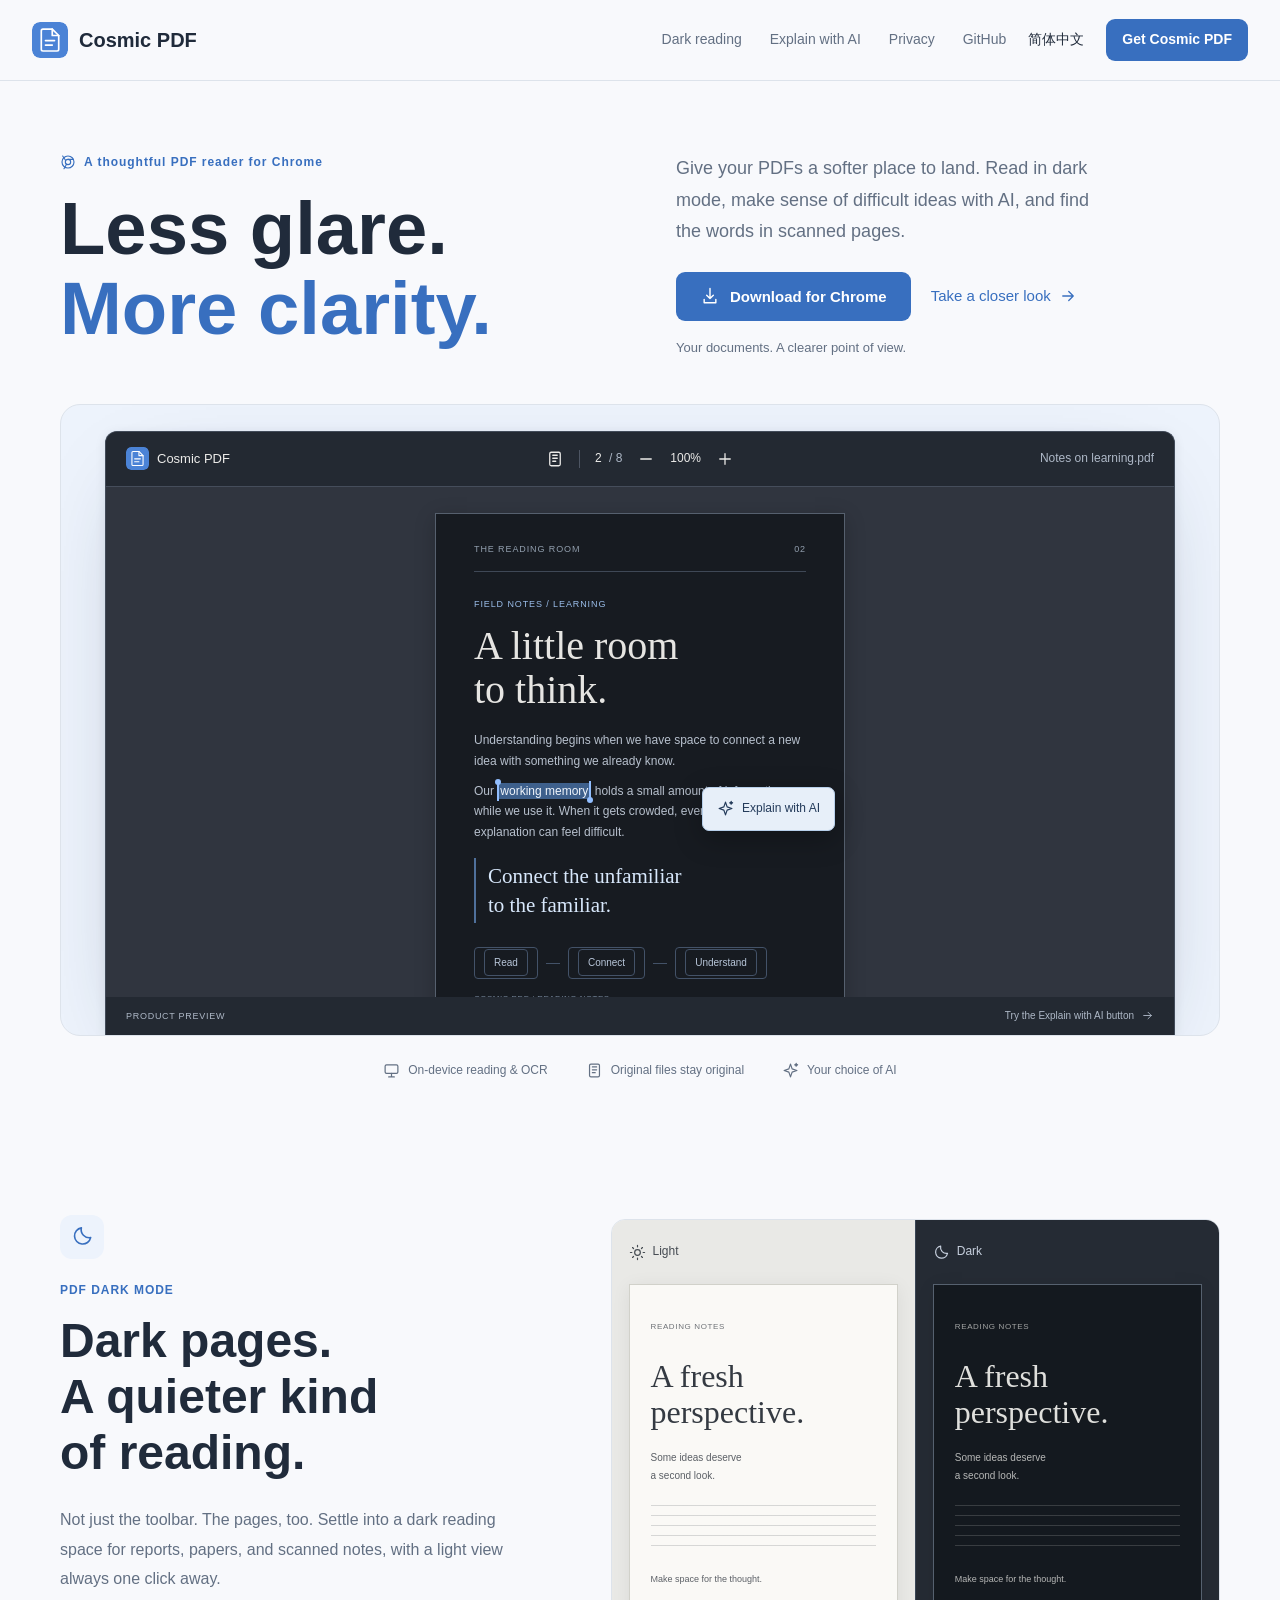
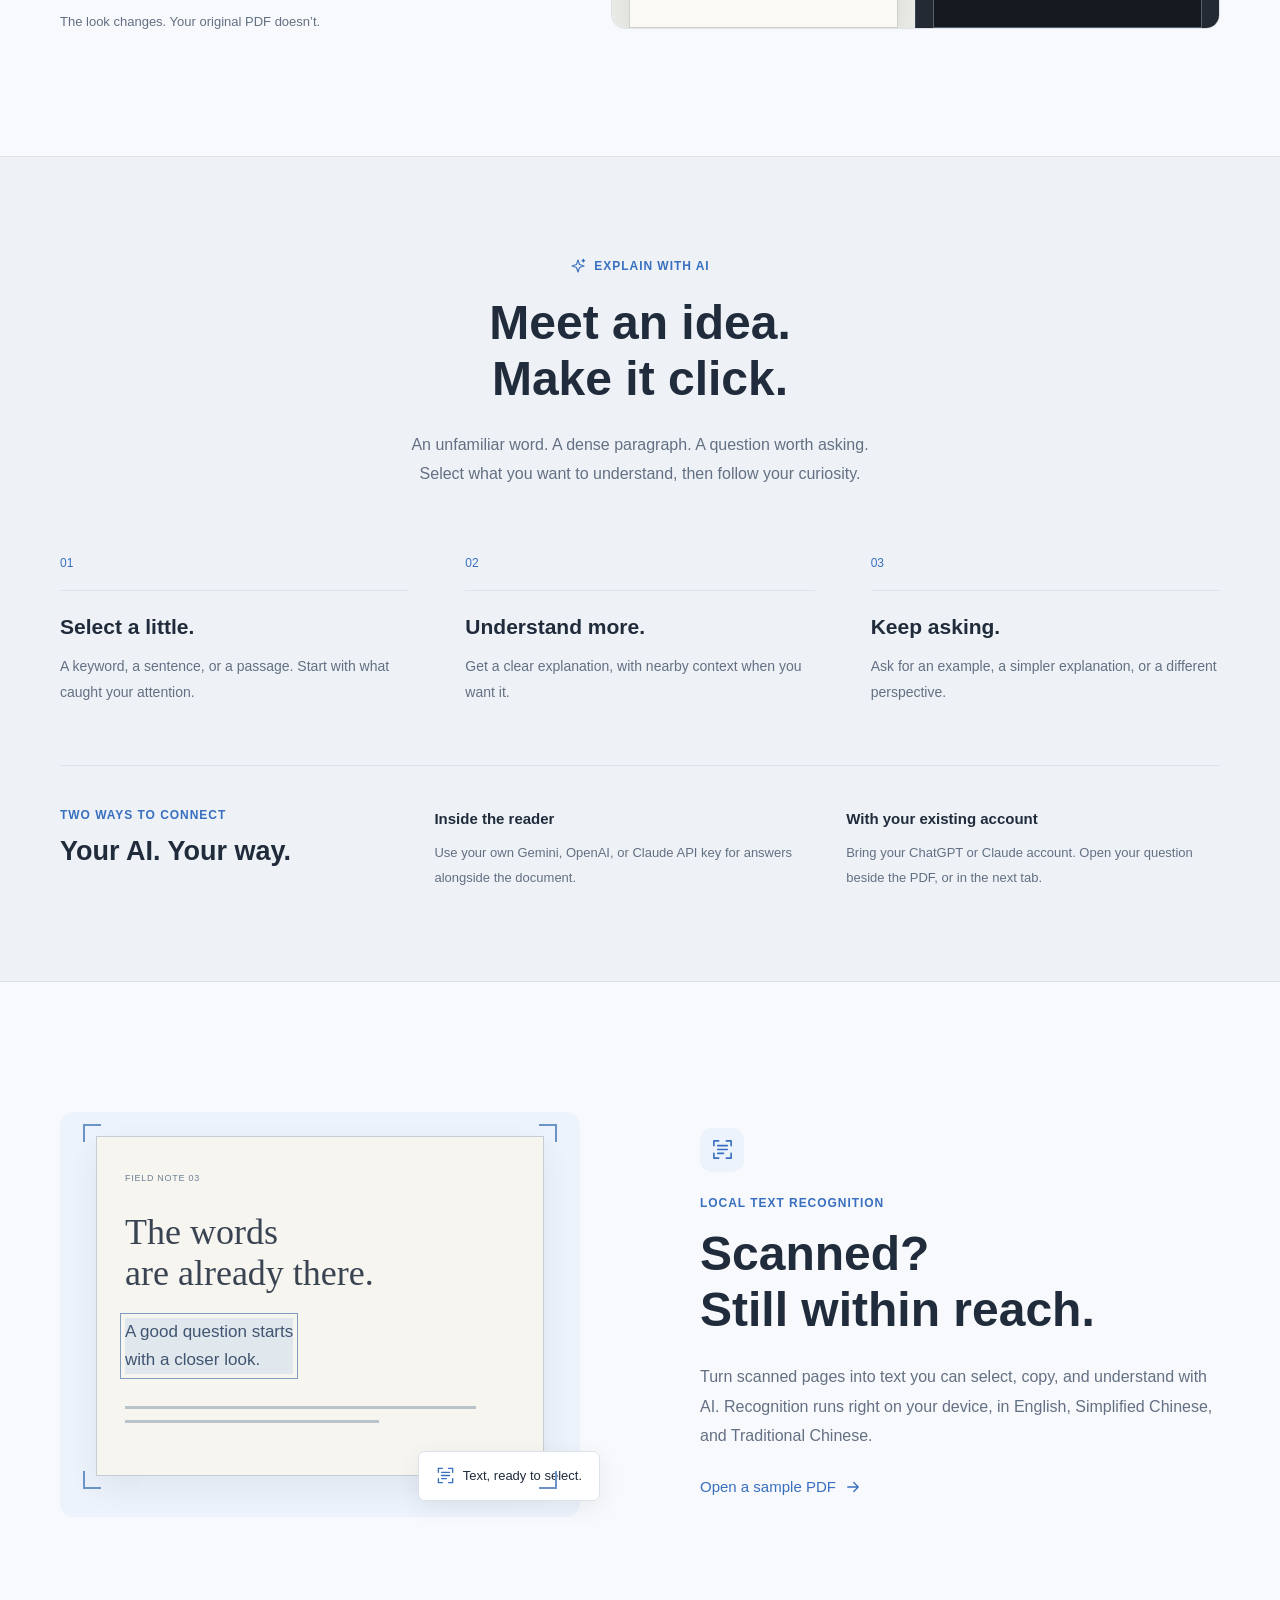
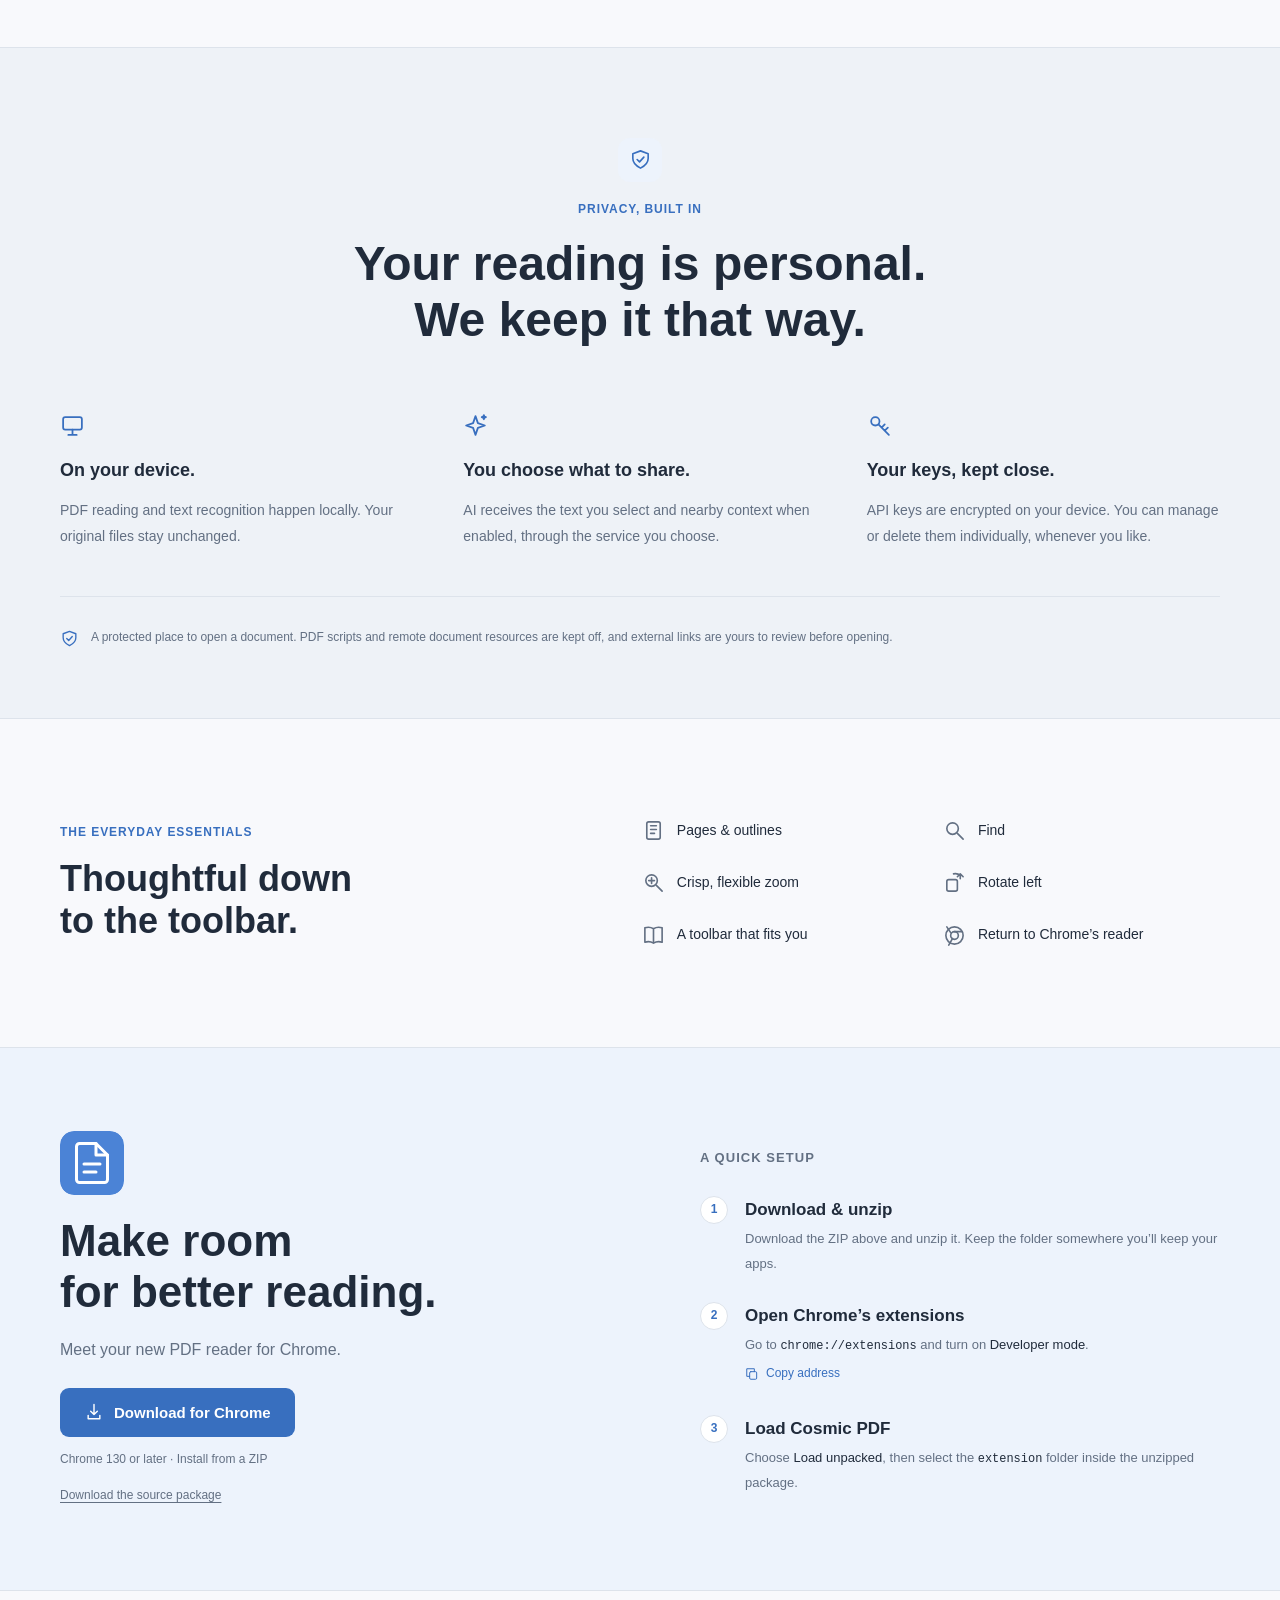
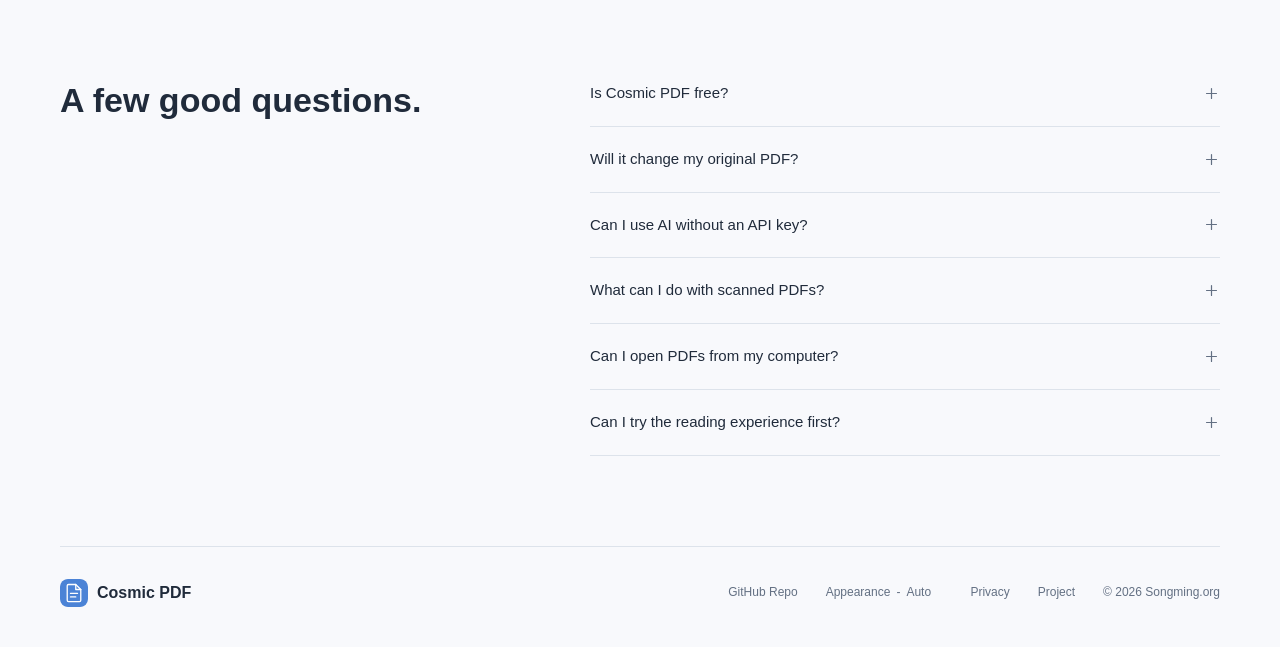
<file: index/index.html>
<!doctype html>
<html lang="en"><head><meta charset="utf-8"><meta name="viewport" content="width=device-width,initial-scale=1"><meta name="color-scheme" content="light dark"><meta http-equiv="Content-Security-Policy" content="default-src 'none'; script-src 'self'; base-uri 'none'; form-action 'none'"><link rel="canonical" href="https://pdf.songming.org/"><script src="../redirect.js"></script><title>Cosmic PDF</title></head><body><p><a href="../">Continue to Cosmic PDF</a></p></body></html>
</file>
<file: styles.css>
:root {
  color-scheme: light;
  --bg: #f8f9fc;
  --surface: #ffffff;
  --ink: #202b3b;
  --muted: #637083;
  --line: #dde3eb;
  --accent: #386fbf;
  --accent-hover: #2b5da8;
  --soft-blue: #edf3fc;
  --section-bg: #eef2f7;
  --header: rgba(248,249,252,.94);
  --reader-bg: #30353f;
  --button-ink: #ffffff;
  --shadow: 0 28px 90px -42px rgba(25,43,70,.35), 0 2px 12px rgba(25,43,70,.08);
  font-family: -apple-system, BlinkMacSystemFont, "Segoe UI", "PingFang SC", "Microsoft YaHei", sans-serif;
  font-synthesis: none;
  text-rendering: optimizeLegibility;
  -webkit-font-smoothing: antialiased;
}
@media (prefers-color-scheme: dark) {
  :root:not([data-theme="light"]) {
    color-scheme: dark;
    --bg: #13171e;
    --surface: #1b222c;
    --ink: #ecebe9;
    --muted: #adb8c8;
    --line: #303b49;
    --accent: #9fc3f7;
    --accent-hover: #bdd7fd;
    --soft-blue: #202e43;
    --section-bg: #191f29;
    --header: rgba(19,23,30,.94);
    --reader-bg: #20252e;
    --button-ink: #17273f;
    --shadow: 0 30px 90px -35px rgba(0,0,0,.65), 0 0 0 1px #303b49;
  }
}
:root[data-theme="dark"] {
  color-scheme: dark;
  --bg: #13171e;
  --surface: #1b222c;
  --ink: #ecebe9;
  --muted: #adb8c8;
  --line: #303b49;
  --accent: #9fc3f7;
  --accent-hover: #bdd7fd;
  --soft-blue: #202e43;
  --section-bg: #191f29;
  --header: rgba(19,23,30,.94);
  --reader-bg: #20252e;
  --button-ink: #17273f;
  --shadow: 0 30px 90px -35px rgba(0,0,0,.65), 0 0 0 1px #303b49;
}
* { box-sizing: border-box; }
html { scroll-padding-top: 104px; }
@media (prefers-reduced-motion: no-preference) { html { scroll-behavior: smooth; } }
body { margin: 0; color: var(--ink); background: var(--bg); font-size: 16px; line-height: 1.65; }
button, input { font: inherit; }
a { color: inherit; text-decoration: none; }
button { cursor: pointer; color: inherit; }
button, a { -webkit-tap-highlight-color: transparent; }
button { border: 0; }
img, svg { vertical-align: middle; }
img { max-width: 100%; }
button:focus-visible, a:focus-visible, summary:focus-visible { outline: 3px solid var(--accent); outline-offset: 5px; }
[hidden] { display: none !important; }
html[data-language="en"] [data-lang="zh"], html[data-language="zh"] [data-lang="en"] { display: none !important; }
h1,h2,h3,p { margin: 0; }
h1,h2,h3 { font-weight: 600; }
.icon { width: 22px; height: 22px; flex-shrink: 0; }
.section-wrap { width: min(1160px, calc(100% - 80px)); margin-inline: auto; }
.sr-only { position: absolute; width: 1px; height: 1px; padding: 0; margin: -1px; overflow: hidden; clip: rect(0,0,0,0); white-space: nowrap; border: 0; }
.skip-link { position: fixed; left: 20px; top: -100px; padding: 12px 20px; background: var(--surface); z-index: 100; border: 1px solid var(--line); border-radius: 8px; }
.skip-link:focus { top: 12px; }
.site-header { position: sticky; top: 0; z-index: 20; border-bottom: 1px solid var(--line); background: var(--header); backdrop-filter: blur(14px); }
.nav-wrap { width: min(1280px, calc(100% - 64px)); min-height: 80px; margin-inline: auto; display: flex; align-items: center; gap: 28px; }
.brand { display: inline-flex; align-items: center; gap: 11px; flex-shrink: 0; font-size: 20px; font-weight: 600; line-height: 1; }
.brand img { border-radius: 8px; }
.main-nav { display: flex; margin-left: auto; align-items: center; gap: 28px; color: var(--muted); font-size: 14px; }
.main-nav a:hover, .site-footer a:hover, .source-link:hover { color: var(--accent); }
.nav-actions { display: flex; align-items: center; gap: 22px; }
.github-link { display: inline-block; padding: 8px 0; font-size: 14px; line-height: inherit; color: var(--muted); white-space: nowrap; }
.compact-download-icon { display: none; }
.github-link:hover { color: var(--accent); }
.language-button { background: transparent; padding: 8px 0; font-size: 14px; white-space: nowrap; }
.language-button:hover { color: var(--accent); }
.button { display: inline-flex; align-items: center; justify-content: center; gap: 10px; padding: 14px 24px; border-radius: 9px; background: var(--accent); color: var(--button-ink); font-size: 15px; font-weight: 600; line-height: 1.4; white-space: nowrap; }
.button:hover { background: var(--accent-hover); }
.button-small { padding: 11px 16px; font-size: 14px; }
.button .icon { width: 20px; height: 20px; }
.hero { padding-top: 72px; }
.hero-intro { display: grid; grid-template-columns: 1fr 1fr; align-items: start; gap: 72px; margin-bottom: 46px; }
.eyebrow { display: flex; align-items: center; gap: 8px; font-size: 12px; font-weight: 600; line-height: 1.5; letter-spacing: .08em; color: var(--accent); }
.eyebrow .icon { width: 16px; height: 16px; }
.hero h1 { margin-top: 18px; font-size: clamp(52px,5.8vw,78px); line-height: 1.08; font-weight: 600; }
.accent-word { color: var(--accent); }
.hero-summary > p:first-child { max-width: 440px; color: var(--muted); font-size: 18px; line-height: 1.75; }
.hero-actions { display: flex; align-items: center; flex-wrap: wrap; gap: 20px; margin-top: 24px; }
.text-link { display: inline-flex; align-items: center; gap: 8px; color: var(--accent); font-size: 15px; font-weight: 500; }
.text-link .icon { width: 18px; height: 18px; }
.text-link:hover .icon { transform: translateX(3px); }
.hero-note { color: var(--muted); margin-top: 16px; font-size: 13px; }
.reader-stage { padding: 26px 44px 0; background: var(--soft-blue); border: 1px solid var(--line); border-radius: 20px; overflow: hidden; scroll-margin-top: 110px; }
.reader-window { background: var(--reader-bg); border: 1px solid #424b59; border-bottom: 0; border-radius: 12px 12px 0 0; box-shadow: var(--shadow); color: #ecebe9; overflow: hidden; }
.reader-toolbar { height: 55px; display: flex; gap: 16px; align-items: center; padding: 0 20px; background: #232932; border-bottom: 1px solid #454d5b; font-size: 12px; }
.reader-identity { display: flex; align-items: center; gap: 8px; flex: 1; font-size: 13px; font-weight: 500; }
.reader-identity img { border-radius: 5px; }
.reader-tools { display: flex; align-items: center; gap: 15px; }
.reader-tools .icon { width: 18px; height: 18px; }
.toolbar-divider { height: 18px; width: 1px; background: #4d5563; }
.page-count { white-space: nowrap; }
.page-count > span { color: #aeb8c7; margin-left: 4px; }
.zoom-value { font-variant-numeric: tabular-nums; }
.reader-filename { flex: 1; text-align: right; color: #aeb8c7; overflow: hidden; text-overflow: ellipsis; white-space: nowrap; }
.reader-body { position: relative; height: 510px; overflow: hidden; display: flex; align-items: flex-start; justify-content: center; padding-top: 26px; }
.paper { position: relative; width: 410px; min-height: 510px; padding: 28px 38px; border: 1px solid #56606e; box-shadow: 0 5px 20px #0003; }
.dark-paper { background: #171b21; color: #e6e5e2; }
.paper-topline { display: flex; justify-content: space-between; color: #929fae; font-size: 9px; font-weight: 500; letter-spacing: .1em; padding-bottom: 14px; border-bottom: 1px solid #3f4856; }
.paper-kicker { margin-top: 25px; font-size: 9px; letter-spacing: .1em; color: #99bce8; }
.paper h2 { font-family: Georgia, "Songti SC", serif; font-size: 40px; font-weight: 400; line-height: 1.12; margin: 12px 0 17px; }
.paper > p:not(.paper-kicker) { color: #b7c0cd; font-size: 12px; line-height: 1.7; margin-top: 10px; }
.paper mark { position: relative; white-space: nowrap; background: #3e608c; color: #f0f5fc; padding: 1px 3px; border-radius: 2px; }
.selected-passage { display: inline-block; position: relative; margin: 16px 0 12px; padding: 4px 6px; font-family: Georgia, "Songti SC", serif; font-size: 21px; line-height: 1.35; color: #d8e8fc; border-left: 2px solid #4f709b; padding-left: 12px; }
.selection-handle { position: absolute; width: 2px; height: 18px; background: #91beff; }
.selection-handle::after { position: absolute; content: ''; width: 6px; height: 6px; border-radius: 50%; background: #91beff; left: -2px; }
.selection-handle.start { top: 0; left: 0; }
.selection-handle.start::after { top: -4px; }
.selection-handle.end { bottom: 0; right: 0; }
.selection-handle.end::after { bottom: -4px; }
.paper-diagram { display: flex; align-items: center; gap: 8px; margin-top: 12px; }
.paper-diagram span { border: 1px solid #435268; border-radius: 4px; padding: 7px 9px; font-size: 10px; color: #b8c6d9; }
.paper-diagram i { height: 1px; width: 14px; background: #435268; }
.paper-footer { position: absolute; left: 38px; bottom: 17px; font-size: 8px; color: #77889c; letter-spacing: .06em; }
.explain-trigger { display: inline-flex; align-items: center; gap: 8px; position: absolute; z-index: 2; top: 300px; left: calc(50% + 62px); border: 1px solid #b7cfea; padding: 11px 14px; border-radius: 7px; background: #e7eff9; color: #243b5b; box-shadow: 0 8px 28px #0004; font-size: 12px; white-space: nowrap; }
.explain-trigger .icon { width: 17px; height: 17px; }
.explain-trigger:hover { background: #fff; }
.explanation-preview { position: absolute; top: 58px; right: 24px; width: 300px; padding: 18px 20px; background: #252d39; color: #ecebe9; border: 1px solid #64748c; border-radius: 10px; box-shadow: 0 12px 32px #0006; z-index: 3; font-size: 13px; }
.explanation-top { display: flex; align-items: center; justify-content: space-between; gap: 10px; padding-bottom: 12px; border-bottom: 1px solid #455063; font-size: 12px; }
.explanation-top > span { display: inline-flex; align-items: center; gap: 7px; }
.explanation-top .icon { width: 17px; height: 17px; }
.icon-button { display: grid; place-items: center; background: transparent; padding: 3px; border-radius: 3px; }
.icon-button:hover { background: #ffffff15; }
.example-label { font-size: 10px; color: #acb8cb; margin: 15px 0 5px; }
.explanation-preview h3 { font-size: 21px; margin-bottom: 10px; }
.explanation-preview p:not(.example-label) { margin-top: 10px; line-height: 1.75; color: #c8d1df; }
.followup-button { display: flex; align-items: center; justify-content: space-between; gap: 10px; margin-top: 16px; padding: 11px 0 0; width: 100%; background: transparent; color: #b5cff4; border-top: 1px solid #455063; text-align: left; font-size: 11px; }
.followup-button .icon { width: 16px; height: 16px; }
.reader-bottom { display: flex; align-items: center; justify-content: space-between; min-height: 38px; gap: 14px; padding: 9px 20px; background: #232932; color: #aeb8c7; font-size: 10px; }
.reader-bottom > span:last-child { display: inline-flex; align-items: center; gap: 7px; }
.reader-bottom .icon { width: 13px; height: 13px; }
.preview-label { letter-spacing: .08em; font-size: 9px; }
.hero-assurances { display: flex; justify-content: center; flex-wrap: wrap; gap: 38px; padding: 25px 0 18px; color: var(--muted); font-size: 12px; }
.hero-assurances span { display: flex; align-items: center; gap: 8px; }
.hero-assurances .icon { width: 17px; height: 17px; }
.feature-section { display: grid; grid-template-columns: .85fr 1.15fr; gap: 100px; align-items: center; padding: 116px 0 122px; }
.feature-icon { display: inline-grid; place-items: center; width: 44px; height: 44px; background: var(--soft-blue); color: var(--accent); border-radius: 12px; margin-bottom: 22px; }
.feature-icon .icon { width: 23px; height: 23px; }
.feature-copy > .eyebrow { margin-bottom: 14px; }
h2 { font-size: clamp(32px,4vw,48px); line-height: 1.17; }
.feature-copy > p:not(.eyebrow) { margin-top: 24px; color: var(--muted); font-size: 16px; line-height: 1.85; }
.feature-copy > p.small-note { margin-top: 16px; font-size: 13px; }
.feature-copy .text-link { margin-top: 24px; }
.comparison { display: flex; min-width: 0; overflow: hidden; border-radius: 14px; border: 1px solid var(--line); }
.comparison-half { flex: 1; width: 50%; min-width: 0; padding: 22px 17px 0; overflow: hidden; }
.comparison-label { display: flex; align-items: center; gap: 7px; font-size: 12px; padding-bottom: 22px; }
.comparison-label .icon { width: 17px; height: 17px; }
.comparison-light { background: #e9e9e6; color: #454b52; }
.comparison-dark { background: #252b34; color: #c6cfdd; border-left: 1px solid #394555; }
.mini-paper { min-height: 344px; padding: 26px 21px; box-shadow: 0 3px 18px #0001; }
.comparison-light .mini-paper { background: #faf9f6; border: 1px solid #d1d1ca; color: #343a42; }
.comparison-dark .mini-paper { background: #14191f; border: 1px solid #56616f; color: #dfdfdc; }
.mini-paper > span { font-size: 8px; letter-spacing: .08em; opacity: .7; }
.mini-paper h3 { font: 400 32px/1.15 Georgia,serif; margin: 20px 0 18px; }
.mini-paper p { font-size: 10px; opacity: .8; line-height: 1.8; }
.mini-lines { height: 46px; margin: 20px 0; opacity: .18; background: repeating-linear-gradient(currentColor 0 1px, transparent 1px 10px); }
.mini-paper p.mini-bottom { font-size: 9px; }
.ai-section { padding: 100px 0 90px; border-top: 1px solid var(--line); border-bottom: 1px solid var(--line); background: var(--section-bg); }
.section-heading { text-align: center; max-width: 780px; margin-inline: auto; }
.section-heading > .eyebrow { justify-content: center; margin-bottom: 20px; }
.section-heading > p:not(.eyebrow) { margin-top: 24px; color: var(--muted); line-height: 1.8; }
.ai-steps { display: grid; grid-template-columns: repeat(3,1fr); gap: 56px; margin-top: 65px; }
.step-number { color: var(--accent); font-size: 12px; display: block; padding-bottom: 16px; border-bottom: 1px solid var(--line); }
.ai-steps h3 { margin-top: 19px; font-size: 21px; }
.ai-steps p { margin-top: 10px; color: var(--muted); font-size: 14px; line-height: 1.8; }
.ai-choice { display: grid; grid-template-columns: .9fr 1fr 1fr; align-items: start; gap: 38px; border-top: 1px solid var(--line); margin-top: 60px; padding-top: 40px; }
.ai-choice h3 { font-size: 27px; line-height: 1.3; margin-top: 10px; }
.connection-title { font-size: 15px; font-weight: 600; }
.connection p { margin-top: 9px; color: var(--muted); font-size: 13px; line-height: 1.9; }
.ocr-section { display: grid; grid-template-columns: 1fr 1fr; align-items: center; gap: 120px; padding: 130px 0; }
.scan-illustration { position: relative; min-height: 405px; padding: 24px 36px; background: var(--soft-blue); border-radius: 14px; }
.scan-sheet { width: 100%; min-height: 340px; padding: 26px 28px; background: #f6f5f0; border: 1px solid #c7cdd4; color: #394351; box-shadow: 0 12px 28px #243b5b13; }
.scan-sheet > span { font-size: 9px; letter-spacing: .08em; color: #6e8095; }
.scan-sheet h3 { font: 400 36px/1.15 Georgia,serif; margin: 23px 0; }
.scan-sheet .scan-text { font-size: 17px; color: #405571; background: #b7cbe657; outline: 1px solid #7f9cc0; outline-offset: 4px; width: fit-content; }
.scan-line { width: 90%; height: 3px; background: #bac2cb; margin-top: 32px; }
.scan-line.short { width: 65%; margin-top: 11px; }
.ocr-tag { position: absolute; right: -20px; bottom: 16px; display: flex; align-items: center; gap: 8px; padding: 13px 17px; font-size: 13px; color: var(--ink); background: var(--surface); border: 1px solid var(--line); border-radius: 7px; box-shadow: 0 6px 24px #0001; }
.ocr-tag .icon { color: var(--accent); width: 19px; height: 19px; }
.scan-corner { position: absolute; width: 18px; height: 18px; border-color: #6c93c5; border-style: solid; }
.scan-corner.a { left: 23px; top: 12px; border-width: 2px 0 0 2px; }
.scan-corner.b { right: 23px; top: 12px; border-width: 2px 2px 0 0; }
.scan-corner.c { left: 23px; bottom: 28px; border-width: 0 0 2px 2px; }
.scan-corner.d { right: 23px; bottom: 28px; border-width: 0 2px 2px 0; }
.privacy-section { padding: 90px 0 70px; background: var(--section-bg); border-block: 1px solid var(--line); }
.privacy-section .feature-icon { margin-bottom: 18px; }
.privacy-section .section-heading > .eyebrow { margin-bottom: 18px; }
.privacy-grid { display: grid; grid-template-columns: repeat(3,1fr); gap: 50px; margin-top: 64px; }
.privacy-grid article > .icon { color: var(--accent); width: 25px; height: 25px; }
.privacy-grid h3 { font-size: 18px; margin-top: 18px; }
.privacy-grid p { color: var(--muted); font-size: 14px; margin-top: 12px; line-height: 1.85; }
.safety-note { display: flex; align-items: flex-start; gap: 12px; padding-top: 30px; margin-top: 46px; border-top: 1px solid var(--line); color: var(--muted); font-size: 12px; line-height: 1.8; }
.safety-note .icon { width: 19px; height: 19px; color: var(--accent); margin-top: 2px; }
.tools-section { display: grid; grid-template-columns: 1fr 1.2fr; gap: 100px; padding: 100px 0; align-items: center; }
.tools-section h2 { font-size: 36px; margin-top: 17px; }
.tool-list { display: grid; grid-template-columns: 1fr 1fr; gap: 29px 24px; font-size: 14px; }
.tool-list > span { display: flex; align-items: center; gap: 12px; }
.tool-list .icon { width: 23px; height: 23px; color: var(--muted); }
.download-section { background: var(--soft-blue); padding: 83px 0; border-block: 1px solid var(--line); }
.download-section > .section-wrap { display: grid; grid-template-columns: 1fr 1fr; gap: 120px; align-items: center; }
.download-intro > img { margin-bottom: 20px; border-radius: 14px; }
.download-intro h2 { font-size: 44px; }
.download-intro > p:not(.download-note) { margin: 19px 0 25px; color: var(--muted); }
.download-intro p.download-note { font-size: 12px; color: var(--muted); margin-top: 13px; }
.source-link { display: inline-block; margin-top: 16px; color: var(--muted); font-size: 12px; text-decoration: underline; text-underline-offset: 3px; }
.install-guide ol { list-style: none; margin: 25px 0 0; padding: 0; }
.install-guide li { display: flex; align-items: flex-start; gap: 17px; margin-top: 25px; }
.install-guide li > span { display: grid; place-items: center; width: 28px; height: 28px; flex: 0 0 28px; font-size: 12px; font-weight: 600; border: 1px solid var(--line); background: var(--surface); border-radius: 50%; color: var(--accent); }
.install-guide h3 { font-size: 17px; line-height: 1.6; }
.install-guide p { font-size: 13px; line-height: 1.9; margin-top: 4px; color: var(--muted); }
code { font-family: ui-monospace,SFMono-Regular,Consolas,monospace; font-size: .92em; color: var(--ink); }
.install-guide strong { color: var(--ink); font-weight: 500; }
.copy-button { display: inline-flex; gap: 7px; align-items: center; color: var(--accent); background: transparent; padding: 7px 0 0; font-size: 12px; }
.copy-button .icon { width: 14px; height: 14px; }
.copy-button.copied { color: #397b52; }
.clipboard-helper { position: fixed; width: 1px; height: 1px; opacity: 0; inset: 0; }
.faq-section { padding: 90px 0; display: grid; grid-template-columns: 1fr 1.4fr; gap: 80px; }
.faq-section h2 { font-size: 34px; }
.faq-list details { border-bottom: 1px solid var(--line); padding: 20px 0; }
.faq-list details:first-child { padding-top: 0; }
.faq-list summary { cursor: pointer; display: flex; align-items: center; justify-content: space-between; gap: 20px; list-style: none; font-size: 15px; font-weight: 500; }
.faq-list summary::-webkit-details-marker { display: none; }
.faq-list summary .icon { color: var(--muted); width: 17px; height: 17px; }
.faq-list details[open] summary .icon { transform: rotate(45deg); }
.faq-list details p { color: var(--muted); font-size: 13px; line-height: 1.9; margin-top: 16px; }
.site-footer { padding: 32px 0 40px; border-top: 1px solid var(--line); display: flex; align-items: center; justify-content: space-between; gap: 30px; }
.site-footer .brand { font-size: 16px; gap: 9px; }
.footer-appearance { display: inline-flex; align-items: center; gap: 6px; white-space: nowrap; }
.footer-appearance button { font: inherit; color: inherit; padding: 0; background: transparent; min-inline-size: 3em; text-align: start; }
.footer-appearance button:hover { color: var(--accent); }
.site-footer > div { display: flex; align-items: center; gap: 28px; color: var(--muted); font-size: 12px; }
html[data-language="zh"] .eyebrow { letter-spacing: .03em; }
html[data-language="zh"] .hero h1 { font-size: clamp(46px,5vw,66px); line-height: 1.22; }
html[data-language="zh"] .hero-summary > p:first-child { font-size: 17px; }
html[data-language="zh"] h2 { line-height: 1.4; }
html[data-language="zh"] .paper h2 { font-size: 34px; line-height: 1.25; }
html[data-language="zh"] .paper p:not(.paper-kicker) { line-height: 1.9; }
html[data-language="zh"] .feature-copy h2,html[data-language="zh"] .section-heading h2 { font-size: clamp(32px,3.4vw,43px); }
html[data-language="zh"] .hero-actions { gap: 16px; }
@media (max-width: 1120px) {
 .nav-wrap { gap: 20px; }
 .main-nav { gap: 20px; font-size: 13px; }
 .github-link { font-size: 13px; }
 .nav-actions { gap: 18px; }
 .hero-intro { gap: 36px; }
 .hero-summary > p:first-child { font-size: 16px; }
 .hero-actions { gap: 13px; }
 .hero-actions .button { padding: 14px 18px; font-size: 14px; }
 .hero-actions .text-link { font-size: 13px; }
 .feature-section { gap: 60px; }
 .ocr-section { gap: 76px; }
 .download-section > .section-wrap { gap: 70px; }
 .tools-section { gap: 60px; }
 .reader-stage { padding-inline: 28px; }
}
@media (max-width: 900px) {
 .section-wrap { width: calc(100% - 56px); }
 .nav-wrap { width: calc(100% - 48px); min-height: 70px; }
 .main-nav { display: none; }
 .nav-actions { margin-left: auto; }
 .hero { padding-top: 50px; }
 .hero-intro { grid-template-columns: 1fr 1fr; }
 .hero h1 { font-size: 57px; }
 .hero-summary > p:first-child { font-size: 15px; }
 .hero-actions { gap: 14px; }
 .hero-actions .text-link { font-size: 14px; }
 .hero-note { font-size: 11px; }
 .reader-filename { display: none; }
 .reader-tools { margin-left: auto; }
 .reader-identity { flex: none; }
 .reader-stage { padding-inline: 20px; }
 .explanation-preview { right: 12px; width: 280px; }
 .feature-section { gap: 40px; padding: 85px 0; }
 .comparison-half { padding-inline: 11px; }
 .mini-paper { padding-inline: 14px; }
 .mini-paper h3 { font-size: 27px; }
 .ai-section { padding: 80px 0; }
 .ai-steps { gap: 30px; }
 .ai-choice { grid-template-columns: 1fr 1fr; gap: 28px; }
 .ai-choice > div:first-child { grid-column: 1/-1; }
 .ai-choice h3 { font-size: 29px; }
 .ocr-section { gap: 60px; padding: 90px 0; }
 .scan-illustration { min-height: 370px; padding-inline: 25px; }
 .scan-sheet { padding-inline: 20px; min-height: 310px; }
 .scan-sheet h3 { font-size: 30px; }
 .scan-sheet .scan-text { font-size: 14px; }
 .privacy-grid { gap: 28px; }
 .privacy-grid h3 { font-size: 17px; }
 .tools-section { gap: 35px; }
 .tool-list { font-size: 13px; gap: 24px 18px; }
 .download-section > .section-wrap { gap: 48px; }
 .download-intro h2 { font-size: 39px; }
 .faq-section { gap: 45px; }
}
@media (max-width: 650px) {
 .github-link { padding-block: 8px; }

 html { scroll-padding-top: 88px; }
 .section-wrap { width: calc(100% - 40px); }
 .nav-wrap { width: calc(100% - 32px); min-height: 66px; gap: 12px; }
 .brand { font-size: 17px; gap: 8px; }
 .nav-wrap .brand img { width: 29px; height: 29px; border-radius: 7px; }
 .nav-actions { gap: 14px; }
 .github-link, .language-button { font-size: 12px; }
 .button-small { padding: 9px 11px; font-size: 12px; }
 .hero { padding-top: 41px; }
 .hero-intro { display: block; margin-bottom: 32px; }
 .hero h1 { font-size: 60px; line-height: 1.07; margin-top: 18px; }
 .hero-summary { margin-top: 24px; }
 .hero-summary > p:first-child { max-width: 440px; font-size: 16px; line-height: 1.75; }
 .hero-actions { margin-top: 23px; gap: 19px; }
 .hero-note { font-size: 12px; margin-top: 15px; }
 .reader-stage { padding: 12px 10px 0; border-radius: 12px; }
 .reader-toolbar { height: 44px; padding: 0 11px; }
 .reader-identity { gap: 6px; font-size: 11px; }
 .reader-identity img { width: 20px; height: 20px; }
 .reader-tools { gap: 9px; }
 .reader-tools > .icon { display: none; }
 .reader-tools .toolbar-divider { display: none; }
 .reader-toolbar { font-size: 11px; }
 .reader-tools .zoom-value { display: none; }
 .reader-body { height: 427px; padding-top: 19px; }
 .paper { width: 286px; min-height: 450px; padding: 23px 25px; }
 .paper h2 { font-size: 34px; margin-block: 10px 14px; }
 .paper > p:not(.paper-kicker) { font-size: 11px; }
 .paper-kicker { margin-top: 20px; font-size: 8px; }
 .paper-topline { font-size: 8px; padding-bottom: 10px; }
 .selected-passage { font-size: 19px; margin-top: 15px; }
 .paper-diagram { gap: 7px; margin-top: 10px; }
 .paper-diagram span { font-size: 8px; padding: 6px 7px; }
 .paper-diagram i { width: 10px; }
 .paper-footer { left: 25px; font-size: 7px; }
 .explain-trigger { top: 245px; left: auto; right: 12px; font-size: 11px; padding: 10px 11px; }
 .explanation-preview { top: 32px; left: 12px; right: 12px; width: auto; max-height: 377px; overflow-y: auto; padding: 15px 17px; font-size: 12px; }
 .explanation-preview h3 { font-size: 20px; }
 .explanation-preview p:not(.example-label) { line-height: 1.75; }
 .reader-bottom { font-size: 9px; min-height: 35px; padding: 7px 10px; }
 .preview-label { font-size: 8px; letter-spacing: .03em; }
 .reader-bottom > span:last-child { gap: 4px; }
 .reader-bottom .icon { display: none; }
 .hero-assurances { gap: 10px 19px; padding: 20px 0 0; font-size: 10px; justify-content: flex-start; }
 .hero-assurances .icon { width: 14px; height: 14px; }
 .hero-assurances > span { gap: 6px; }
 .feature-section { grid-template-columns: 1fr; gap: 35px; padding: 74px 0; }
 .feature-icon { width: 41px; height: 41px; margin-bottom: 17px; }
 h2 { font-size: 38px; }
 .feature-copy h2 br { display: none; }
 .feature-copy > p:not(.eyebrow) { font-size: 15px; margin-top: 20px; }
 .feature-copy > p.small-note { font-size: 12px; margin-top: 12px; }
 .comparison-half { padding-top: 18px; padding-inline: 14px; }
 .comparison-label { padding-bottom: 17px; font-size: 11px; }
 .mini-paper { min-height: 315px; padding: 21px 15px; }
 .mini-paper h3 { font-size: 28px; }
 .mini-paper > span { font-size: 7px; }
 .mini-paper p { font-size: 9px; }
 .mini-paper p.mini-bottom { font-size: 8px; }
 .ai-section { padding: 65px 0; }
 .section-heading h2 { font-size: 39px; }
 .section-heading > p:not(.eyebrow) { font-size: 15px; margin-top: 20px; }
 .section-heading > p:not(.eyebrow) br { display: none; }
 .ai-steps { grid-template-columns: 1fr; gap: 27px; margin-top: 39px; }
 .ai-steps > div { position: relative; padding-left: 45px; }
 .step-number { position: absolute; top: 3px; left: 0; padding: 0; border: 0; }
 .ai-steps h3 { margin-top: 0; font-size: 21px; }
 .ai-steps p { margin-top: 7px; font-size: 14px; }
 .ai-choice { margin-top: 38px; padding-top: 30px; grid-template-columns: 1fr; gap: 24px; }
 .ai-choice h3 { font-size: 28px; }
 .connection p { max-width: 440px; font-size: 14px; }
 .ocr-section { grid-template-columns: 1fr; gap: 39px; padding: 75px 0; }
 .ocr-section .feature-copy { order: -1; }
 .scan-illustration { width: calc(100% - 18px); min-height: 390px; margin-left: 0; padding-inline: 31px; }
 .scan-sheet { min-height: 328px; padding-inline: 23px; }
 .scan-sheet h3 { font-size: 34px; }
 .scan-sheet .scan-text { font-size: 16px; }
 .ocr-tag { right: -18px; font-size: 12px; }
 .privacy-section { padding: 65px 0 42px; }
 .privacy-section .section-heading h2 { font-size: 33px; }
 .privacy-grid { grid-template-columns: 1fr; gap: 29px; margin-top: 43px; }
 .privacy-grid article { position: relative; padding-left: 40px; }
 .privacy-grid article > .icon { position: absolute; top: 2px; left: 0; width: 23px; height: 23px; }
 .privacy-grid h3 { margin: 0; font-size: 19px; }
 .privacy-grid p { margin-top: 8px; font-size: 14px; }
 .safety-note { padding-top: 23px; margin-top: 30px; font-size: 12px; }
 .tools-section { grid-template-columns: 1fr; gap: 35px; padding: 66px 0; }
 .tools-section h2 { font-size: 33px; }
 .tools-section h2 br { display: none; }
 .tool-list { gap: 24px 14px; font-size: 12px; }
 .tool-list > span { gap: 9px; align-items: flex-start; }
 .tool-list .icon { width: 21px; height: 21px; }
 .download-section { padding: 61px 0; }
 .download-section > .section-wrap { grid-template-columns: 1fr; gap: 45px; }
 .download-intro h2 { font-size: 39px; }
 .download-intro > img { width: 52px; height: 52px; border-radius: 12px; }
 .install-guide { border-top: 1px solid var(--line); padding-top: 33px; }
 .install-guide p { font-size: 14px; }
 .install-guide h3 { font-size: 18px; }
 .install-guide li { gap: 15px; margin-top: 26px; }
 .install-guide .eyebrow { font-size: 13px; }
 .faq-section { grid-template-columns: 1fr; gap: 32px; padding: 62px 0; }
 .faq-section h2 { font-size: 32px; }
 .faq-list summary { font-size: 15px; }
 .faq-list details p { font-size: 14px; }
 .site-footer { align-items: flex-start; gap: 24px; flex-direction: column; padding: 29px 0; }
 .site-footer > div { flex-wrap: wrap; gap: 19px; font-size: 12px; }
 html[data-language="zh"] .hero h1 { font-size: 48px; line-height: 1.27; }
 html[data-language="zh"] .hero-summary > p:first-child { font-size: 16px; }
 html[data-language="zh"] .paper h2 { font-size: 30px; }
 html[data-language="zh"] .paper p:not(.paper-kicker) { line-height: 1.85; }
 html[data-language="zh"] .feature-copy h2,html[data-language="zh"] .section-heading h2 { font-size: 34px; }
 html[data-language="zh"] .feature-copy h2 br { display: initial; }
}
@media (max-width: 430px) {
 .site-header .button-small { position: relative; }
 .site-header .button-small [data-lang] { position: absolute; width: 1px; height: 1px; overflow: hidden; clip-path: inset(50%); white-space: nowrap; }
 .compact-download-icon { display: block; width: 18px; height: 18px; }
}
@media (max-width: 380px) {
 .brand { font-size: 16px; gap: 6px; }
 .nav-actions { gap: 11px; }
 .button-small { padding-inline: 9px; font-size: 11px; }
 .github-link, .language-button { font-size: 11px; }
 .section-wrap { width: calc(100% - 32px); }
 .reader-stage { padding-inline: 7px; }
 .hero-actions { gap: 14px; }
 .hero-actions .button { padding-inline: 14px; }
 .hero-actions .text-link { font-size: 12px; }
}
@media (prefers-reduced-motion: reduce) { *,*::before,*::after { scroll-behavior: auto !important; transition: none !important; animation: none !important; } }
</file>
